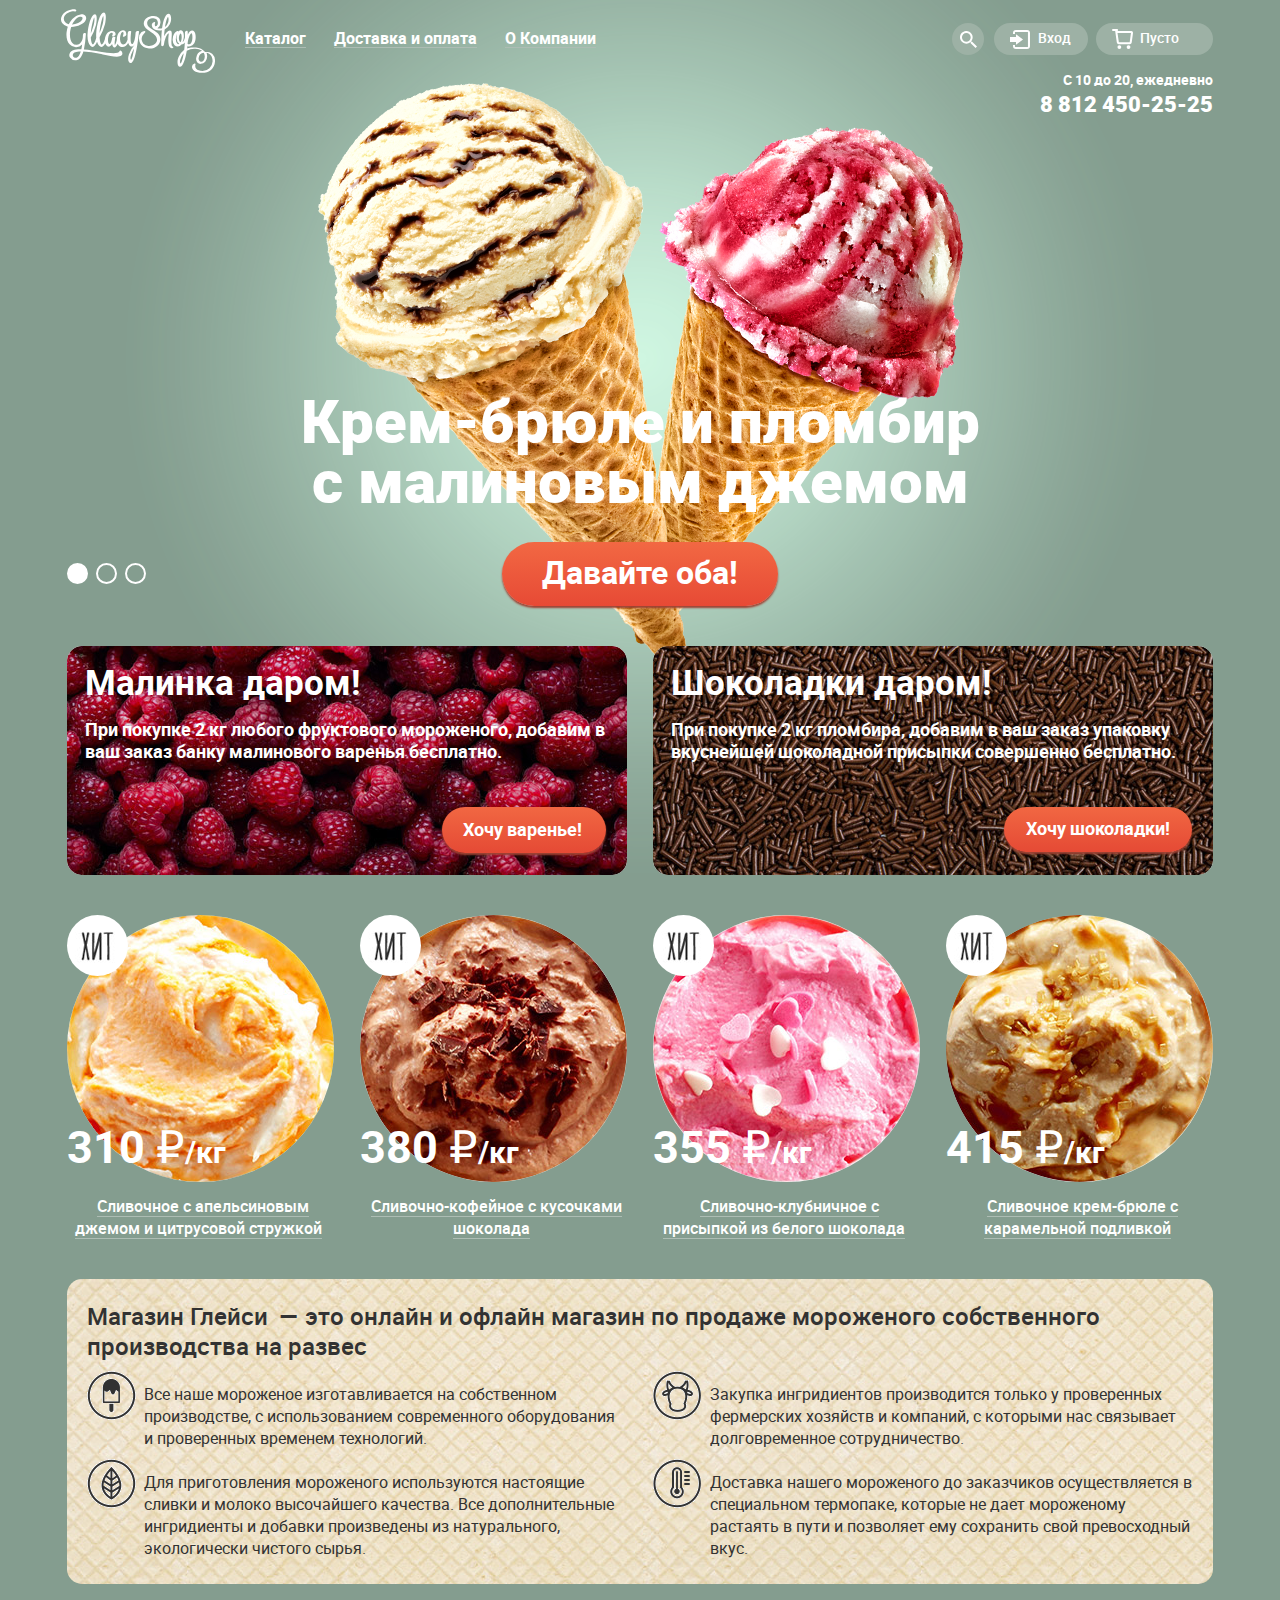
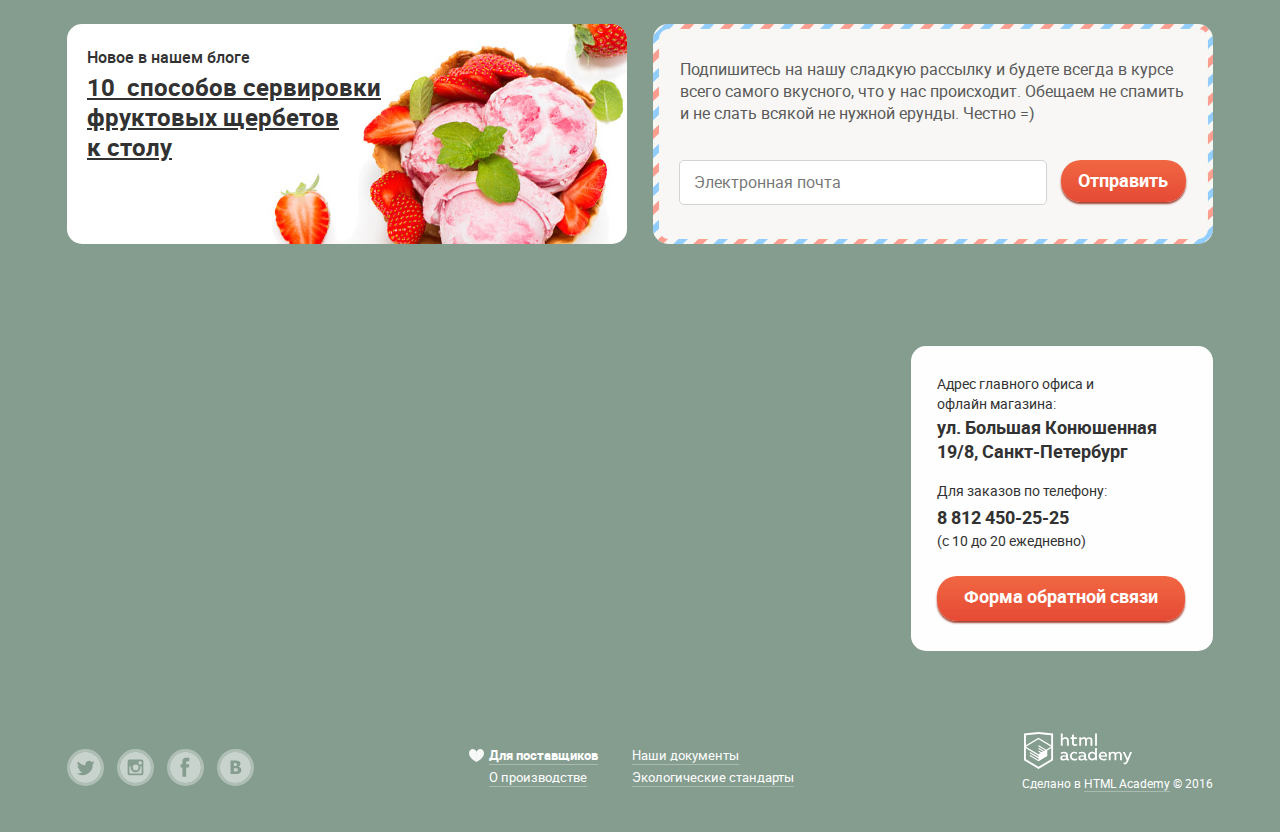
<file: index.html>
<!DOCTYPE html>
<html lang="ru">
	
	<head>	
		<meta charset="utf-8">
		<title>HTML Academy: Глейси</title>
		<link rel="stylesheet" href="css/normalize.css">
		<link rel="stylesheet" href="css/style.min.css">
	</head>
	
	<body>
		
		<input type="radio" class="slider-btn-1-class" id="slider-btn-1" name="slider-toggle" checked>
		<input type="radio" class="slider-btn-2-class" id="slider-btn-2" name="slider-toggle">
		<input type="radio" class="slider-btn-3-class" id="slider-btn-3" name="slider-toggle">
		
		<div class="body-content">
		
			<header class="main-header">
				<div class="container clearfix">

					<div class="logo-container">
						<img class="logo" src="img/main-logo.svg" alt="Логотип Gllacy Shop" width="154" height="64">
					</div>

					<nav class="main-navigation">
						<ul>
							<li class="main-navigation-catalog main-navigation-item">
								<a href="#">Каталог</a>

								<div class="sub-menu-container hide">
									<div class="sub-menu">
										<ul>
											<li>
												<a class="sub-menu-header" href="#">Новинки</a>
											</li>
											<li>
												<a href="catalog.html">Сливочное</a>
											</li>
											<li>
												<a href="#">Щербеты</a>
											</li>
											<li>
												<a href="#">Фруктовый лед</a>
											</li>
											<li>
												<a href="#">Мелорин</a>
											</li>
										</ul>
									</div>
								</div>

							</li>
							<li class="main-navigation-item">
								<a href="#">Доставка и оплата</a>
							</li>
							<li class="main-navigation-item">
								<a href="#">О Компании</a>
							</li>
						</ul>
					</nav>

					
					<div class="user-block">
						
						<div class="search-toggle user-block-item">
							
							<a href="#"></a>

							<div class="search-form-container user-block-form-container hide">
								<div class="search-form user-block-form">

									<form action="#" method="post">
										<div class="field-container">
											<input type="search" class="field-container-input" name="search" id="search-field" placeholder="Что ищем&#63;" required>
											<label class="hide" for="search-field">Что ищем&#63;</label>
										</div>
									</form>

								</div>
							</div>
							
						</div>
						
						<div class="login-toggle user-block-item">
							<a href="#">Вход</a>

							<div class="login-form-container user-block-form-container hide">
								<div class="login-form user-block-form">

									<form action="#" method="post">
										<div class="field-container">
											<input type="email" class="field-container-input" name="login-email" id="login-email-field" placeholder="Электронная почта" required>
											<label class="hide" for="login-email-field">Электронная почта</label>
										</div>
										<div class="field-container">
											<input type="password" class="field-container-input" name="password" id="password-field" placeholder="Пароль" required>
											<label class="hide" for="password-field">Пароль</label>
										</div>
										<input type="submit" value="Войти">

										<a class="recover" href="#">Забыли пароль&#63;</a>
										<a class="registration" href="#">Новая регистрация</a>
									</form>

								</div>
							</div>
							
						</div>
						
						<div class="bucket-empty-toggle user-block-item">
							<a href="#">Пусто</a>
						</div>

						<div class="header-contacts">
							<p>
								С 10 до 20, ежедневно
							</p>
							<div class="header-telephone">
									8 812 450-25-25
							</div>
						</div>
		
					</div>

				</div>

			</header>
		
			<section class="slider">
				<div class="container">

					<div class="slider-container">
						<div class="slide slide-1">
							<div class="slide-title">Крем-брюле и пломбир с малиновым джемом</div>
							<a class="slide-btn btn" href="#">Давайте оба&#033;</a>
						</div>

						<div class="slide slide-2">
							<div class="slide-title">Шоколадный пломбир и лимонный сорбет</div>
							<a class="slide-btn btn" href="#">Давайте оба&#033;</a>
						</div>

						<div class="slide slide-3">
							<div class="slide-title">Пломбир с помадкой и клубничный щербет</div>
							<a class="slide-btn btn" href="#">Давайте оба&#033;</a>
						</div>

						<div class="slider-controls">
							<label for="slider-btn-1"></label>
							<label for="slider-btn-2"></label>
							<label for="slider-btn-3"></label>
						</div>

					</div>

				</div>
			</section>
		
			<div class="main">

				<section class="stocks clearfix">
					<div class="container">

						<div class="stock raspberry">
							<h2 class="stock-title">Малинка даром&#033;</h2>
							<p>
								При покупке 2 кг любого фруктового мороженого, добавим в ваш заказ банку малинового варенья бесплатно.
							</p>
							<a class="btn" href="#">Хочу варенье&#033;</a>
						</div>

						<div class="stock chocolate">
							<h2 class="stock-title">Шоколадки даром&#033;</h2>
							<p>
								При покупке 2 кг пломбира, добавим в ваш заказ упаковку вкуснейшей шоколадной присыпки совершенно бесплатно.
							</p>
							<a class="btn" href="#">Хочу шоколадки&#033;</a>
						</div>

					</div>
				</section>

				<section class="products clearfix">
					<div class="container">

						<div class="product">

							<div class="hide-product-container hide">
								<a class="btn" href="#">Быстрый просмотр</a>
							</div>

							<div class="hit-container">
								<img class="hit-product" src="img/hit.jpg" alt="Новинка" width="61" height="61">
							</div>
							<div class="product-photo-container">
								<img class="product-photo" src="img/product/cream-orange.jpg"
										alt="Сливочное с апельсиновым джемом и цитрусовой стружкой" 
										width="267" height="267">
							</div>
							<div class="product-price">310 &#8381;<span>&#047;кг</span></div>
							<p>
								Сливочное с апельсиновым джемом и цитрусовой стружкой
							</p>



						</div>


						<div class="product">

							<div class="hide-product-container hide">
								<a class="btn" href="#">Быстрый просмотр</a>
							</div>

							<div class="hit-container">
								<img class="hit-product" src="img/hit.jpg" alt="Новинка" width="61" height="61">
							</div>
							<div class="product-photo-container">
								<img class="product-photo" src="img/product/coffee-chocolate.jpg"
										alt="Сливочно-кофейное с кусочками шоколада"
										width="267" height="267">
							</div>
							<div class="product-price">380 &#8381;<span>&#047;кг</span></div>
							<p>
								Сливочно-кофейное с кусочками шоколада
							</p>
						</div>

						<div class="product">

							<div class="hide-product-container hide">
								<a class="btn" href="#">Быстрый просмотр</a>
							</div>

							<div class="hit-container">
								<img class="hit-product" src="img/hit.jpg" alt="Новинка" width="61" height="61">
							</div>
							<div class="product-photo-container">
								<img class="product-photo" src="img/product/strawberry-chocolate.jpg"
										alt="Сливочно-клубничное с присыпкой из белого шоколада"
										width="267" height="267">
							</div>
							<div class="product-price">355 &#8381;<span>&#047;кг</span></div>
							<p>
								Сливочно-клубничное с присыпкой из белого шоколада
							</p>
						</div>

						<div class="product">

							<div class="hide-product-container hide">
								<a class="btn" href="#">Быстрый просмотр</a>
							</div>

							<div class="hit-container">
								<img class="hit-product" src="img/hit.jpg" alt="Новинка" width="61" height="61">
							</div>
							<div class="product-photo-container">
								<img class="product-photo" src="img/product/creme-brulee-caramel.jpg" 
										alt="Сливочное крем-брюле с карамельной подливкой" 
										width="267" height="267">
							</div>
							<div class="product-price">415 &#8381;<span>&#047;кг</span></div>
							<p>
								Сливочное крем-брюле с карамельной подливкой
							</p>
						</div>

					</div>
				</section>

				<section class="features">
					<div class="container">

						<div class="features-container clearfix">

							<p class="features-title">
								Магазин Глейси &nbsp;&mdash; это онлайн и офлайн магазин по продаже мороженого собственного производства на развес
							</p>

							<div class="features-left-column">
								<p class="feature feature-production">
									Все наше мороженое изготавливается на собственном производстве, с использованием современного оборудования и проверенных временем технологий.
								</p>
								<p class="feature feature-natural">
									Для приготовления мороженого используются настоящие сливки и молоко высочайшего качества. Все дополнительные ингридиенты и добавки произведены из натурального, экологически чистого сырья.
								</p>
							</div>

							<div class="features-right-column">
								<p class="feature feature-cooperation">
									Закупка ингридиентов производится только у проверенных фермерских хозяйств и компаний, с которыми нас связывает долговременное сотрудничество.
								</p>
								<p class="feature feature-termopack">
									Доставка нашего мороженого до заказчиков осуществляется в специальном термопаке, которые не дает мороженому растаять в пути и позволяет ему сохранить свой превосходный вкус.
								</p>
							</div>

						</div>

					</div>
				</section>

				<div class="advanced-options clearfix">
					<div class="container">

						<div class="blog">
							<p>
								Новое в нашем блоге<br>
							</p>
							<a href="#">
								10 &nbsp;способов сервировки
								фруктовых щербетов <br>
								к столу
							</a>
							
						</div>

						<div class="subscribe">
							<p>
								Подпишитесь на нашу сладкую рассылку и будете всегда в курсе всего самого вкусного, что у нас происходит. Обещаем не спамить и не слать всякой не нужной ерунды. Честно &#061;&#041;
							</p>
							<div class="subscribe-form">
								<form action="#" method="post">
									<div class="field-container">
										<input type="email" class="field-container-input" name="subscribe-email" id="subscribe-email-field" placeholder="Электронная почта" required>
										<label class="hide" for="subscribe-email-field">Электронная почта</label>
									</div>
									<input type="submit" value="Отправить">
								</form>
							</div>
						</div>

					</div>
				</div>

				<section class="map">
					
					<div class="contacts-container">

							<div class="map-contacts">

								<p class="contact-address">
									Адрес главного офиса и <br>
									офлайн магазина:
								</p>
								<span>
									ул. Большая Конюшенная
									19&#047;8, Санкт-Петербург
								</span>

								<p class="contact-telephone">
									Для заказов по телефону:
								</p>
								<span>
									8 812 450-25-25
								</span>
								<p class="telephone">
									&#040;с 10 до 20 ежедневно&#041;
								</p>

								<a class="btn" href="feedback-form.html">Форма обратной связи</a>

							</div>

						</div>
					
					<div class="map-container">
						
						<iframe src="https://www.google.com/maps/embed?pb=!1m18!1m12!1m3!1d1998.5989424123607!2d30.32089461558455!3d59.93879686904853!2m3!1f0!2f0!3f0!3m2!1i1024!2i768!4f13.1!3m3!1m2!1s0x4696310fca5ba729%3A0xea9c53d4493c879f!2z0JHQvtC70YzRiNCw0Y8g0JrQvtC90Y7RiNC10L3QvdCw0Y8g0YPQuy4sIDE5LCDQodCw0L3QutGCLdCf0LXRgtC10YDQsdGD0YDQsywgMTkxMTg2!5e0!3m2!1sru!2sru!4v1462816448615" allowfullscreen></iframe>
						
					</div>

				</section>
			</div>

			<footer class="main-footer clearfix">
				<div class="container">

					<div class="footer-social">
						<a class="social-btn social-btn-tw" href="#">Твитер</a>
						<a class="social-btn social-btn-inst" href="#">Инстаграм</a>
						<a class="social-btn social-btn-fb" href="#">Фейсбук</a>
						<a class="social-btn social-btn-vk" href="#">Вконтакте</a>
					</div>

					<div class="footer-menu">
						<ul>
							<li class="for-providers"><a href="#">Для поставщиков</a></li>
							<li><a href="#">Наши документы</a></li>
							<li><a href="#">О производстве</a></li>
							<li><a href="#">Экологические стандарты</a></li>
						</ul>
					</div>

					<div class="copyright">
						<img src="img/copyright-logo.svg" alt="html academy" width="108" height="37">
						<p>
							Сделано в <a href="https://htmlacademy.ru/">HTML Academy</a> &copy; 2016
						</p>
					</div>

				</div>
			</footer>

			<div class="feedback-form hide">

				<span>
					Мы обязательно вам ответим&#033;
				</span>
				<form action="#" method="post">
					<div class="field-container">
						<input type="text" class="field-container-input" name="name" id="name-field" placeholder="Как вас зовут&#63;" required>
						<label class="hide" for="name-field">Как вас зовут&#63;</label>
					</div>
					<div class="field-container">
						<input type="email" class="field-container-input" name="feedback-email" id="feedback-email-field" placeholder="Ваша почта для ответа&#63;" required>
						<label class="hide" for="feedback-email-field">Ваша почта для ответа&#63;</label>
					</div>
					<div class="field-container">
						<textarea class="field-container-input" name="feedback-text" id="feedback-text-field" rows="5" placeholder="Напишите что-нибудь&hellip;" required></textarea>
						<label class="hide" for="feedback-text-field">Напишите что-нибудь&hellip;</label>
					</div>
					<input type="submit" value="Отправить">
				</form>

				<button class="close-feedback-form">Закрыть</button>

			</div>
			<div class="modal-overlay hide"></div>
		
		</div>

		<script src="js/script.min.js"></script>

	</body>
	
</html>
</file>
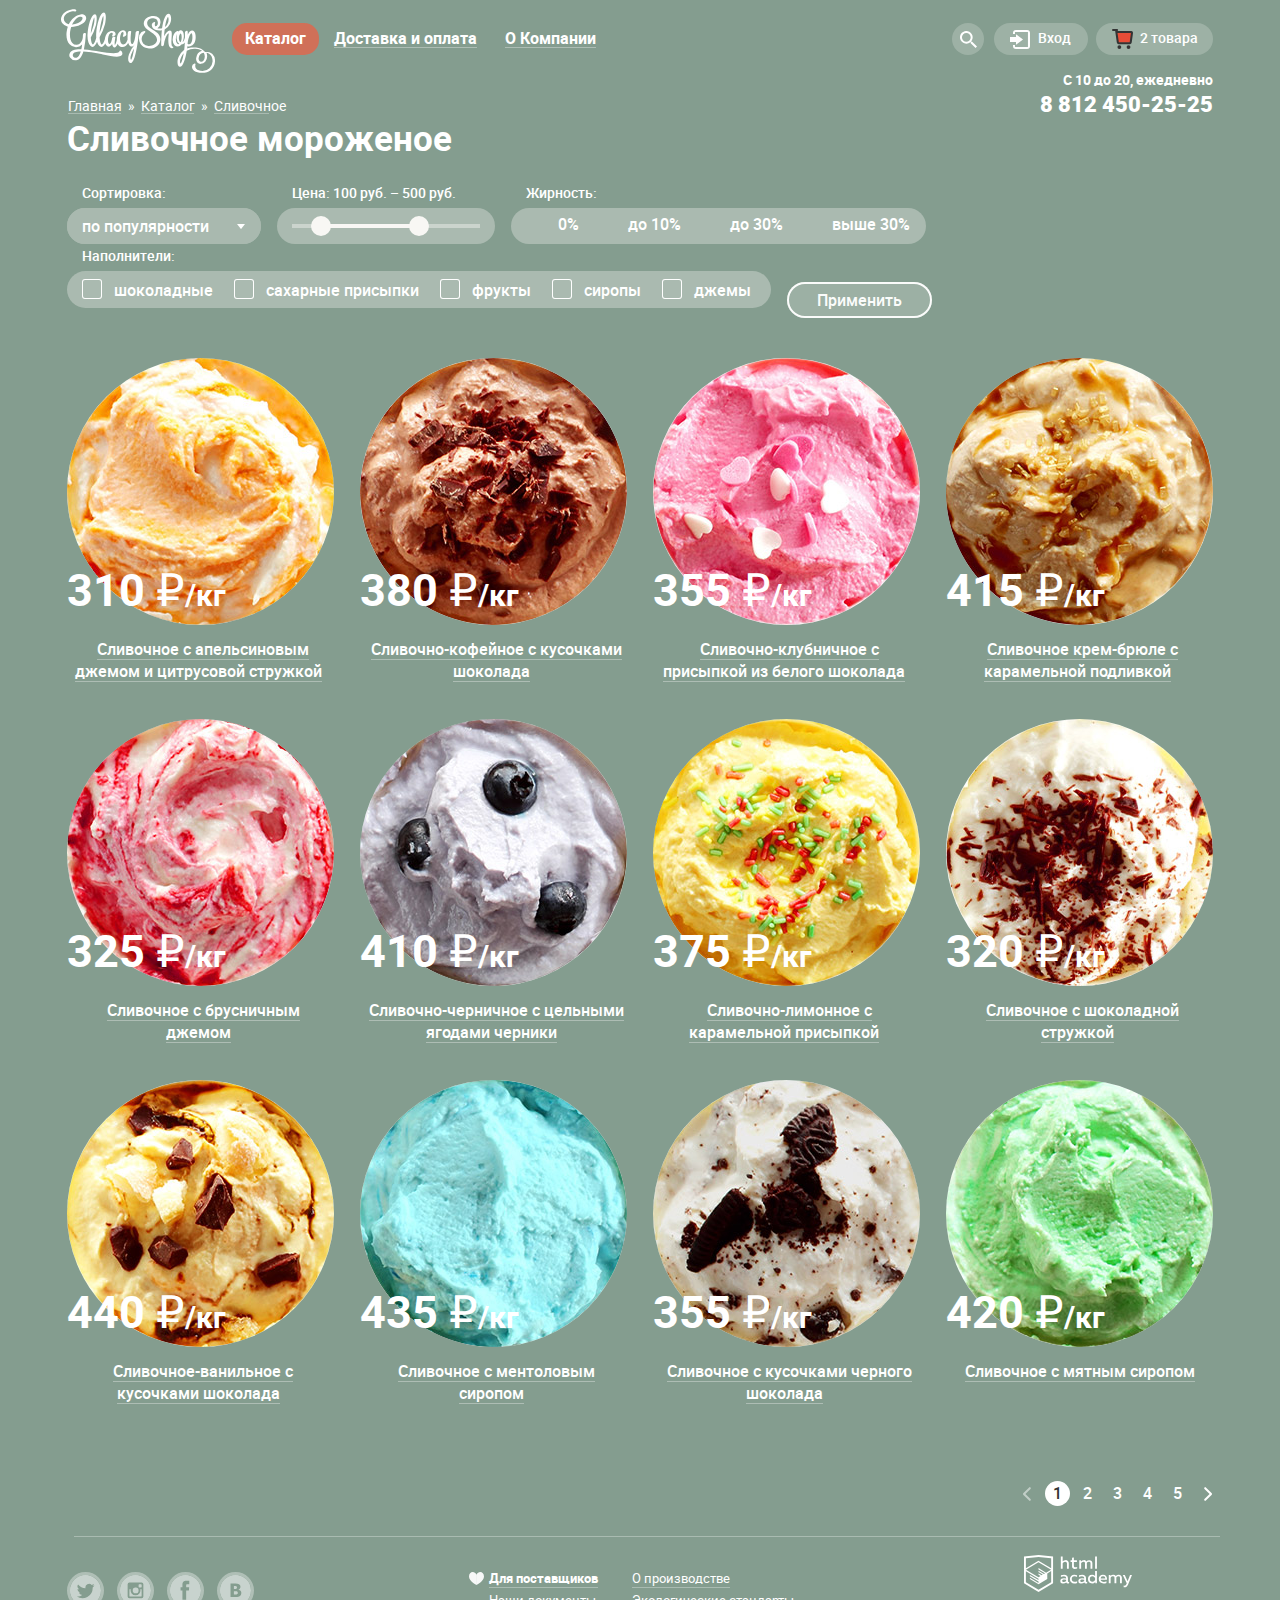
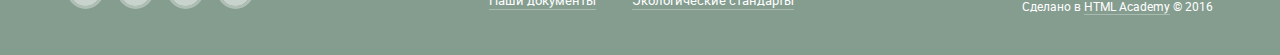
<file: catalog-creamy.html>
<!DOCTYPE html>
<html lang="ru">
	
	<head>	
		<meta charset="utf-8">
		<title>HTML Academy: Глейси-каталог-сливочное</title>
		<link rel="stylesheet" href="css/normalize.css">
		<link rel="stylesheet" href="css/style.css">
	</head>
	
	<body>
		
		<header class="main-header">
			<div class="container clearfix">
			
				<div class="logo-container">
					<a href="index.html">
						<img class="logo" src="img/main-logo.svg" alt="Логотип Gllacy Shop" width="154" height="64">
					</a>
				</div>
				
				<nav class="main-navigation">
					<ul>
						<li class="main-navigation-catalog main-navigation-item">
							<a class="active">Каталог</a>
							
							<div class="sub-menu-container hide">
								<div class="sub-menu">
									<ul>
										<li>
											<a class="sub-menu-header" href="#">Новинки</a>
										</li>
										<li>
											<a class="active">Сливочное</a>
										</li>
										<li>
											<a href="#">Щербеты</a>
										</li>
										<li>
											<a href="#">Фруктовый лед</a>
										</li>
										<li>
											<a href="#">Мелорин</a>
										</li>
									</ul>
								</div>
							</div>
							
						</li>
						<li class="main-navigation-item">
							<a href="#">Доставка и оплата</a>
						</li>
						<li class="main-navigation-item">
							<a href="#">О Компании</a>
						</li>
					</ul>
				</nav>
			
				<div class="user-block">

					<div class="search-toggle user-block-item">
							
						<a href="#"></a>

						<div class="search-form-container user-block-form-container hide">
							<div class="search-form user-block-form">

								<form action="#" method="post">
									<div class="field-container">
										<input type="search" name="search" id="search-field" placeholder="Что ищем&#63;" required>
										<label class="hide" for="search-field">Что ищем&#63;</label>
									</div>
								</form>

							</div>
						</div>
							
					</div>
						
					<div class="login-toggle user-block-item">
						<a href="#">Вход</a>

						<div class="login-form-container user-block-form-container hide">
							<div class="login-form user-block-form">

								<form action="#" method="post">
									<div class="field-container">
										<input type="email" name="login-email" id="login-email-field" placeholder="Электронная почта" required>
										<label class="hide" for="login-email-field">Электронная почта</label>
									</div>
									<div class="field-container">
										<input type="password" name="password" id="password-field" placeholder="Пароль" required>
										<label class="hide" for="password-field">Пароль</label>
									</div>
									<input type="submit" value="Войти">

									<a class="recover" href="#">Забыли пароль&#63;</a>
									<a class="registration" href="#">Новая регистрация</a>
								</form>

							</div>
						</div>
							
					</div>
					
					
					<div class="bucket-full-toggle user-block-item">
						<a href="#">2 товара</a>
					
						<div class="bucket-form-container user-block-form-container hide">
							<div class="bucket-form user-block-form clearfix">
					
								<form action="#" method="post">
									<table>

										<tr>
											<td class="cell-1">
												<button class="delete-from-bucket"></button>
											</td>
											<td class="cell-2">
												<div class="bucket-product-photo-container">
													<img class="bucket-product-photo" src="img/product/cream-orange.jpg"
															alt="Сливочное с апельсиновым джемом и цитрусовой стружкой" 
															width="33" height="33">
												</div>
											</td>
											<td class="cell-3">
												<div>Пломбир с апельсиновым джемом</div>
											</td>
											<td class="cell-4">
												<div>1,5 кг х <span class="price-per-kg">200 руб.</span></div>
											</td>
											<td class="cell-5">
												<div>300 руб.</div>
											</td>
										</tr>

										<tr>
											<td class="cell-1">
												<button class="delete-from-bucket"></button>
											</td>
											<td class="cell-2">
												<div class="bucket-product-photo-container">
													<img class="bucket-product-photo" src="img/product/strawberry-chocolate.jpg"
															alt="Клубничный пломбир с присыпкой из белого шоколада" 
															width="33" height="33">
												</div>
											</td>
											<td class="cell-3">
												<div>
													Клубничный пломбир с присыпкой из белого шоколада
												</div>
											</td>
											<td class="cell-4">
												<div>1,5 кг х <span class="price-per-kg">300 руб.</span></div>
											</td>
											<td class="cell-5">
												<div>450 руб.</div>
											</td>
										</tr>

									</table>

									<div class="total">Итого&#58; 750 руб.</div>

									<input type="submit" value="Оформить заказ">
								</form>
							</div>
						</div>
					</div>
					
					<div class="header-contacts">
						<p>
							С 10 до 20, ежедневно
						</p>
						<div class="header-telephone">
								8 812 450-25-25
						</div>
					</div>
					
				</div>
				
			</div>
			
		</header>
		
		<div class="main container">
		
			<div class="breadcrumbs">
					<ul>
						<li><a href="index.html">Главная</a></li>
						<li><a href="#">Каталог</a></li>
						<li><a>Сливочное</a></li>
					</ul>
				</div>
			
			<h1>Сливочное мороженое</h1>
			
			<form class="filters" action="#" method="post">
			
				<div class="filter-container">
					<label for="sort">Сортировка:</label>
					<div class="filter popularity-filter">
						<select name="sort" id="sort">
							<option value="popularity" selected>по популярности</option>
							<option value="cheap">сначала недорогие</option>
							<option value="expensive">сначала дорогие</option>
							<option value="fat">по жирности</option>
						</select>
					</div>
				</div>

				<div class="filter-container">
					<span>Цена: 100 руб. &ndash; 500 руб.</span>
					<div class="filter price-filter">
							<div class="scale">
								<div class="bar"></div>
							</div>
							<div class="toggle toggle-min"></div>
							<div class="toggle toggle-max"></div>
					</div>
				</div>
				
				<div class="filter-container">
					<span>Жирность:</span>
					<div class="filter fat-filter">

						<input type="radio" id="fat-0" name="fat" value="0">
						<label for="fat-0">
							<span class="radio-indicator"></span>
							0%
						</label>

						<input type="radio" id="fat-up-to-10" name="fat" value="<10" checked>
						<label for="fat-up-to-10">
							<span class="radio-indicator"></span>
							до 10%
						</label>

						<input type="radio" id="fat-up-to-30" name="fat" value="<30">
						<label for="fat-up-to-30">
							<span class="radio-indicator"></span>
							до 30%
						</label>

						<input type="radio" id="fat-above-30" name="fat" value=">30">
						<label for="fat-above-30">
							<span class="radio-indicator"></span>
							выше 30%
						</label>
					</div>
				</div>
				
				<div class="filter-container">
				<span>Наполнители:</span>
					<div class="filter fill-filter">

						<input type="checkbox" id="filler-chocolate" name="filler"
									value="chocolate" checked>
						<label for="filler-chocolate">
							<span class="checkbox-indicator"></span>
							шоколадные
						</label>

						<input type="checkbox" id="filler-sugar" name="filler"
									value="sugar" checked>
						<label for="filler-sugar">
							<span class="checkbox-indicator"></span>
							сахарные присыпки
						</label>

						<input type="checkbox" id="filler-fruit" name="filler"
									value="fruit">
						<label for="filler-fruit">
							<span class="checkbox-indicator"></span>
							фрукты
						</label>

						<input type="checkbox" id="filler-syrup" name="filler" 
									value="syrup">
						<label for="filler-syrup">
							<span class="checkbox-indicator"></span>
							сиропы
						</label>

						<input type="checkbox" id="filler-jam" name="filler" 
									value="jam">
						<label for="filler-jam">
							<span class="checkbox-indicator"></span>
							джемы
						</label>
					</div>
				</div>
				
				<div class="filter-container">
					<div class="filter">
						<input class="filter-submit" type="submit" value="Применить">
					</div>
				</div>
				
			</form>
			
			<section class="products clearfix">
			
				<ul>
					<li class="product">
						
						<div class="hide-product-container hide">
							<a class="btn" href="#">Быстрый просмотр</a>
						</div>
						
						<div class="product-photo-container">
							<img class="product-photo" src="img/product/cream-orange.jpg"
									alt="Сливочное с апельсиновым джемом и цитрусовой стружкой" 
									width="267" height="267">
						</div>
						<div class="product-price">310 &#8381;<span>&#047;кг</span></div>
						<p>
							Сливочное с апельсиновым джемом и цитрусовой стружкой
						</p>
					</li>
					
					<li class="product">
						
						<div class="hide-product-container hide">
							<a class="btn" href="#">Быстрый просмотр</a>
						</div>
						
						<div class="product-photo-container">
							<img class="product-photo" src="img/product/coffee-chocolate.jpg"
									alt="Сливочно-кофейное с кусочками шоколада"
									width="267" height="267">
						</div>
						<div class="product-price">380 &#8381;<span>&#047;кг</span></div>
						<p>
							Сливочно-кофейное с кусочками шоколада
						</p>
					</li>
					
					<li class="product">
						
						<div class="hide-product-container hide">
							<a class="btn" href="#">Быстрый просмотр</a>
						</div>
						
						<div class="product-photo-container">
							<img class="product-photo" src="img/product/strawberry-chocolate.jpg"
									alt="Сливочно-клубничное с присыпкой из белого шоколада"
									width="267" height="267">
						</div>
						<div class="product-price">355 &#8381;<span>&#047;кг</span></div>
						<p>
							Сливочно-клубничное с присыпкой из белого шоколада
						</p>
					</li>
					
					<li class="product">
						
						<div class="hide-product-container hide">
							<a class="btn" href="#">Быстрый просмотр</a>
						</div>
						
						<div class="product-photo-container">
							<img class="product-photo" src="img/product/creme-brulee-caramel.jpg" 
									alt="Сливочное крем-брюле с карамельной подливкой" 
									width="267" height="267">
						</div>
						<div class="product-price">415 &#8381;<span>&#047;кг</span></div>
						<p>
							Сливочное крем-брюле с карамельной подливкой
						</p>
					</li>
					
					<li class="product">
						
						<div class="hide-product-container hide">
							<a class="btn" href="#">Быстрый просмотр</a>
						</div>
						
						<div class="product-photo-container">
							<img class="product-photo" src="img/product/cowberry-jam.jpg"
									alt="Сливочное с брусничным джемом"
									width="267" height="267">
						</div>
						<div class="product-price">325 &#8381;<span>&#047;кг</span></div>
						<p>
							Сливочное с брусничным джемом
						</p>
					</li>
					
					<li class="product">
						
						<div class="hide-product-container hide">
							<a class="btn" href="#">Быстрый просмотр</a>
						</div>
						
						<div class="product-photo-container">
							<img class="product-photo" src="img/product/bilberry.jpg"
									alt="Сливочно-черничное с цельными ягодами черники"
									width="267" height="267">
						</div>
						<div class="product-price">410 &#8381;<span>&#047;кг</span></div>
						<p>
							Сливочно-черничное с цельными ягодами черники
						</p>
					</li>
					
					<li class="product">
						
						<div class="hide-product-container hide">
							<a class="btn" href="#">Быстрый просмотр</a>
						</div>
						
						<div class="product-photo-container">
							<img class="product-photo" src="img/product/limon-caramel.jpg"
									alt="Сливочно-лимонное с карамельной присыпкой"
									width="267" height="267">
						</div>
						<div class="product-price">375 &#8381;<span>&#047;кг</span></div>
						<p>
							Сливочно-лимонное с карамельной присыпкой
						</p>
					</li>
					
					<li class="product">
						
						<div class="hide-product-container hide">
							<a class="btn" href="#">Быстрый просмотр</a>
						</div>
						
						<div class="product-photo-container">
							<img class="product-photo" src="img/product/chocolate-shavings.jpg"
									alt="Сливочное с шоколадной стружкой" 
									width="267" height="267">
						</div>
						<div class="product-price">320 &#8381;<span>&#047;кг</span></div>
						<p>
							Сливочное с шоколадной стружкой
						</p>
					</li>
					
					<li class="product">
						
						<div class="hide-product-container hide">
							<a class="btn" href="#">Быстрый просмотр</a>
						</div>
						
						<div class="product-photo-container">
							<img class="product-photo" src="img/product/vanilla-chocolate.jpg"
									alt="Сливочное-ванильное с кусочками шоколада"
									width="267" height="267">
						</div>
						<div class="product-price">440 &#8381;<span>&#047;кг</span></div>
						<p>
							Сливочное-ванильное с кусочками шоколада
						</p>
					</li>
					
					<li class="product">
						
						<div class="hide-product-container hide">
							<a class="btn" href="#">Быстрый просмотр</a>
						</div>
						
						<div class="product-photo-container">
							<img class="product-photo" src="img/product/menthol-syrop.jpg"
									alt="Сливочное с ментоловым сиропом"
									width="267" height="267">
						</div>
						<div class="product-price">435 &#8381;<span>&#047;кг</span></div>
						<p>
							Сливочное с ментоловым сиропом
						</p>
					</li>
					
					<li class="product">
						
						<div class="hide-product-container hide">
							<a class="btn" href="#">Быстрый просмотр</a>
						</div>
						
						<div class="product-photo-container">
							<img class="product-photo" src="img/product/black-chocolate.jpg"
									alt="Сливочное с кусочками черного шоколада"
									width="267" height="267">
						</div>
						<div class="product-price">355 &#8381;<span>&#047;кг</span></div>
						<p>
							Сливочное с кусочками черного шоколада
						</p>
					</li>
					
					<li class="product">
						
						<div class="hide-product-container hide">
							<a class="btn" href="#">Быстрый просмотр</a>
						</div>
						
						<div class="product-photo-container">
						<img class="product-photo" src="img/product/mint-syrop.jpg"
								alt="Сливочное с мятным сиропом"
								width="267" height="267">
						</div>
						<div class="product-price">420 &#8381;<span>&#047;кг</span></div>
						<p>
							Сливочное с мятным сиропом
						</p>
					</li>
					
				</ul>
				
			</section>
			
			<div class="paginator">
				<a class="prev disabled" href="#">предыдущая</a>
				<a class="current" href="#">1</a>
				<a href="#">2</a>
				<a href="#">3</a>
				<a href="#">4</a>
				<a href="#">5</a>
				<a class="next" href="#">следущая</a>
			</div>
			
		</div>
		
		<footer class="main-footer">
			<div class="container">
			
				<div class="footer-social">
					<a class="social-btn social-btn-tw" href="#">Твитер</a>
					<a class="social-btn social-btn-inst" href="#">Инстаграм</a>
					<a class="social-btn social-btn-fb" href="#">Фейсбук</a>
					<a class="social-btn social-btn-vk" href="#">Вконтакте</a>
				</div>
				
				<div class="footer-menu">
					<ul>
						<li class="for-providers"><a href="#">Для поставщиков</a></li>
						<li><a href="#">О производстве</a></li>
						<li><a href="#">Наши документы</a></li>
						<li><a href="#">Экологические стандарты</a></li>
					</ul>
				</div>
				
				<div class="copyright">
					<img src="img/copyright-logo.svg" alt="html academy" width="108" height="37">
					<p>
						Сделано в <a href="https://htmlacademy.ru/">HTML Academy</a> &copy; 2016
					</p>
				</div>
				
			</div>
		</footer>
	
		<script src="js/script.js"></script>
	
	</body>
	
</html>
</file>
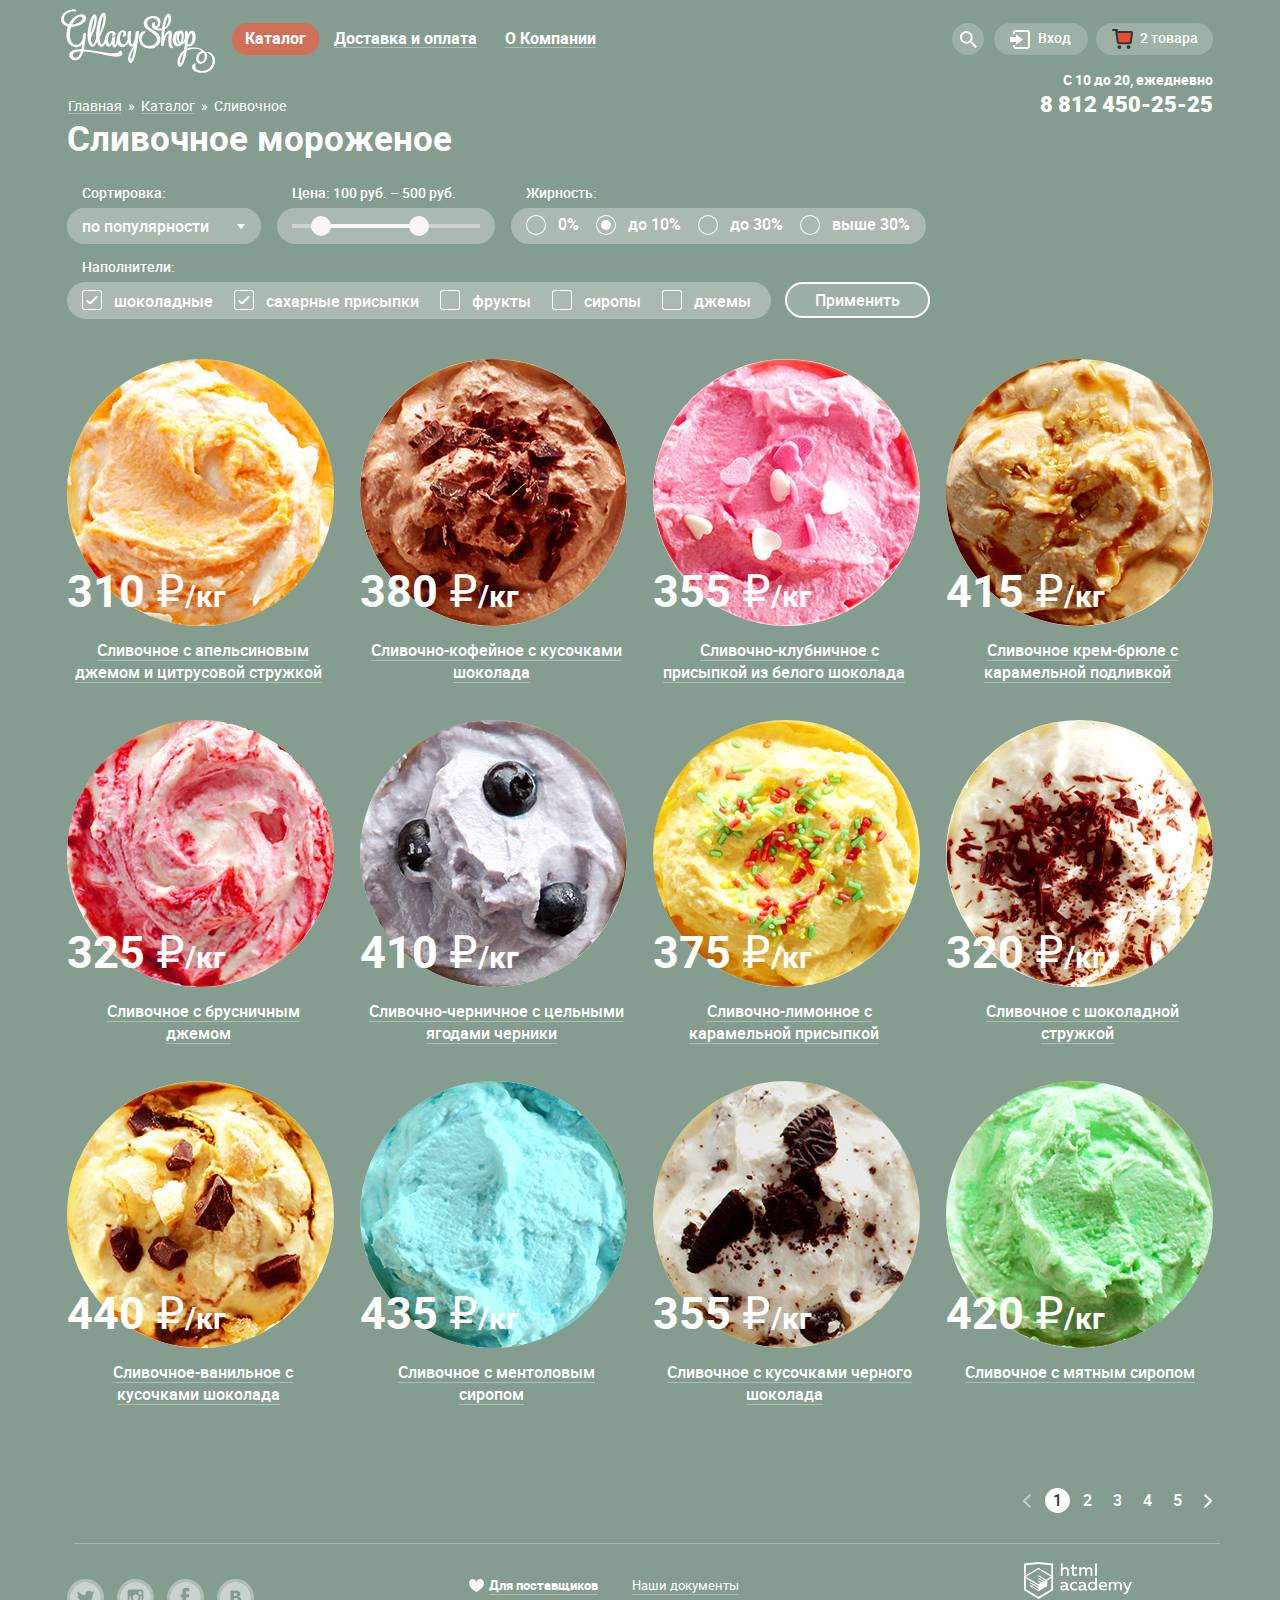
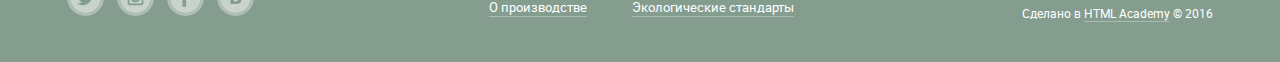
<file: catalog.html>
<!DOCTYPE html>
<html lang="ru">
	
	<head>	
		<meta charset="utf-8">
		<title>HTML Academy: Глейси-каталог-сливочное</title>
		<link rel="stylesheet" href="css/normalize.css">
		<link rel="stylesheet" href="css/style.min.css">
	</head>
	
	<body>
		
		<header class="main-header">
			<div class="container clearfix">
			
				<div class="logo-container">
					<a href="index.html">
						<img class="logo" src="img/main-logo.svg" alt="Логотип Gllacy Shop" width="154" height="64">
					</a>
				</div>
				
				<nav class="main-navigation">
					<ul>
						<li class="main-navigation-catalog main-navigation-item">
							<a class="active">Каталог</a>
							
							<div class="sub-menu-container hide">
								<div class="sub-menu">
									<ul>
										<li>
											<a class="sub-menu-header" href="#">Новинки</a>
										</li>
										<li>
											<a class="active">Сливочное</a>
										</li>
										<li>
											<a href="#">Щербеты</a>
										</li>
										<li>
											<a href="#">Фруктовый лед</a>
										</li>
										<li>
											<a href="#">Мелорин</a>
										</li>
									</ul>
								</div>
							</div>
							
						</li>
						<li class="main-navigation-item">
							<a href="#">Доставка и оплата</a>
						</li>
						<li class="main-navigation-item">
							<a href="#">О Компании</a>
						</li>
					</ul>
				</nav>
			
				<div class="user-block">

					<div class="search-toggle user-block-item">
							
						<a href="#"></a>

						<div class="search-form-container user-block-form-container hide">
							<div class="search-form user-block-form">

								<form action="#" method="post">
									<div class="field-container">
										<input type="search" class="field-container-input" name="search" id="search-field" placeholder="Что ищем&#63;" required>
										<label class="hide" for="search-field">Что ищем&#63;</label>
									</div>
								</form>

							</div>
						</div>
							
					</div>
						
					<div class="login-toggle user-block-item">
						<a href="#">Вход</a>

						<div class="login-form-container user-block-form-container hide">
							<div class="login-form user-block-form">

								<form action="#" method="post">
									<div class="field-container">
										<input type="email" class="field-container-input" name="login-email" id="login-email-field" placeholder="Электронная почта" required>
										<label class="hide" for="login-email-field">Электронная почта</label>
									</div>
									<div class="field-container">
										<input type="password" class="field-container-input" name="password" id="password-field" placeholder="Пароль" required>
										<label class="hide" for="password-field">Пароль</label>
									</div>
									<input type="submit" value="Войти">

									<a class="recover" href="#">Забыли пароль&#63;</a>
									<a class="registration" href="#">Новая регистрация</a>
								</form>

							</div>
						</div>
							
					</div>
					
					
					<div class="bucket-full-toggle user-block-item">
						<a href="#">2 товара</a>
					
						<div class="bucket-form-container user-block-form-container hide">
							<div class="bucket-form user-block-form clearfix">
					
								<form action="#" method="post">
									<table>

										<tr>
											<td class="cell-1">
												<button class="delete-from-bucket"></button>
											</td>
											<td class="cell-2">
												<div class="bucket-product-photo-container">
													<img class="bucket-product-photo" src="img/product/cream-orange.jpg"
															alt="Сливочное с апельсиновым джемом и цитрусовой стружкой" 
															width="33" height="33">
												</div>
											</td>
											<td class="cell-3">
												<div>Пломбир с апельсиновым джемом</div>
											</td>
											<td class="cell-4">
												<div>1,5 кг х <span class="price-per-kg">200 руб.</span></div>
											</td>
											<td class="cell-5">
												<div>300 руб.</div>
											</td>
										</tr>

										<tr>
											<td class="cell-1">
												<button class="delete-from-bucket"></button>
											</td>
											<td class="cell-2">
												<div class="bucket-product-photo-container">
													<img class="bucket-product-photo" src="img/product/strawberry-chocolate.jpg"
															alt="Клубничный пломбир с присыпкой из белого шоколада" 
															width="33" height="33">
												</div>
											</td>
											<td class="cell-3">
												<div>
													Клубничный пломбир с присыпкой из белого шоколада
												</div>
											</td>
											<td class="cell-4">
												<div>1,5 кг х <span class="price-per-kg">300 руб.</span></div>
											</td>
											<td class="cell-5">
												<div>450 руб.</div>
											</td>
										</tr>

									</table>

									<div class="total">Итого&#58; 750 руб.</div>

									<input type="submit" value="Оформить заказ">
								</form>
							</div>
						</div>
					</div>
					
					<div class="header-contacts">
						<p>
							С 10 до 20, ежедневно
						</p>
						<div class="header-telephone">
								8 812 450-25-25
						</div>
					</div>
					
				</div>
				
			</div>
			
		</header>
		
		<div class="main container">
		
			<div class="breadcrumbs">
					<ul>
						<li class="breadcrumbs-item"><a href="index.html">Главная</a></li>
						<li class="breadcrumbs-item"><a href="#">Каталог</a></li>
						<li class="breadcrumbs-item"><span>Сливочное</span></li>
					</ul>
				</div>
			
			<h1>Сливочное мороженое</h1>
			
			<form class="filters" action="#" method="post">
			
				<div class="filter-container">
					<label for="sort">Сортировка:</label>
					<div class="filter popularity-filter">
						<select class="filter-select" name="sort" id="sort">
							<option value="popularity" selected>по популярности</option>
							<option value="cheap">сначала недорогие</option>
							<option value="expensive">сначала дорогие</option>
							<option value="fat">по жирности</option>
						</select>
					</div>
				</div>

				<div class="filter-container">
					<span>Цена: 100 руб. &ndash; 500 руб.</span>
					<div class="filter price-filter">
							<div class="scale">
								<div class="bar"></div>
							</div>
							<div class="toggle toggle-min"></div>
							<div class="toggle toggle-max"></div>
					</div>
				</div>
				
				<div class="filter-container">
					<span>Жирность:</span>
					<div class="filter fat-filter">

						<input type="radio" class="fat-input" id="fat-0" name="fat" value="0">
						<label class="fat-label" for="fat-0">
							<span class="radio-indicator"></span>
							0%
						</label>

						<input type="radio" class="fat-input" id="fat-up-to-10" name="fat" value="<10" checked>
						<label class="fat-label" for="fat-up-to-10">
							<span class="radio-indicator"></span>
							до 10%
						</label>

						<input type="radio" class="fat-input" id="fat-up-to-30" name="fat" value="<30">
						<label class="fat-label" for="fat-up-to-30">
							<span class="radio-indicator"></span>
							до 30%
						</label>

						<input type="radio" class="fat-input" id="fat-above-30" name="fat" value=">30">
						<label class="fat-label" for="fat-above-30">
							<span class="radio-indicator"></span>
							выше 30%
						</label>
					</div>
				</div>
				
				<div class="filter-container fill-filter-container">
				<span>Наполнители:</span>
					<div class="filter fill-filter">

						<input type="checkbox" class="filler-input" id="filler-chocolate" name="filler"
									value="chocolate" checked>
						<label class="filler-label" for="filler-chocolate">
							<span class="checkbox-indicator"></span>
							шоколадные
						</label>

						<input type="checkbox" class="filler-input" id="filler-sugar" name="filler"
									value="sugar" checked>
						<label class="filler-label" for="filler-sugar">
							<span class="checkbox-indicator"></span>
							сахарные присыпки
						</label>

						<input type="checkbox" class="filler-input" id="filler-fruit" name="filler"
									value="fruit">
						<label class="filler-label" for="filler-fruit">
							<span class="checkbox-indicator"></span>
							фрукты
						</label>

						<input type="checkbox" class="filler-input" id="filler-syrup" name="filler" 
									value="syrup">
						<label class="filler-label" for="filler-syrup">
							<span class="checkbox-indicator"></span>
							сиропы
						</label>

						<input type="checkbox" class="filler-input" id="filler-jam" name="filler" 
									value="jam">
						<label class="filler-label" for="filler-jam">
							<span class="checkbox-indicator"></span>
							джемы
						</label>
					</div>
				</div>
				
				<div class="filter-container">
					<div class="filter">
						<input class="filter-submit" type="submit" value="Применить">
					</div>
				</div>
				
			</form>
			
			<section class="products catalog-products clearfix">
			
				<ul>
					<li class="product">
						
						<div class="hide-product-container hide">
							<a class="btn" href="#">Быстрый просмотр</a>
						</div>
						
						<div class="product-photo-container">
							<img class="product-photo" src="img/product/cream-orange.jpg"
									alt="Сливочное с апельсиновым джемом и цитрусовой стружкой" 
									width="267" height="267">
						</div>
						<div class="product-price">310 &#8381;<span>&#047;кг</span></div>
						<p>
							Сливочное с апельсиновым джемом и цитрусовой стружкой
						</p>
					</li>
					
					<li class="product">
						
						<div class="hide-product-container hide">
							<a class="btn" href="#">Быстрый просмотр</a>
						</div>
						
						<div class="product-photo-container">
							<img class="product-photo" src="img/product/coffee-chocolate.jpg"
									alt="Сливочно-кофейное с кусочками шоколада"
									width="267" height="267">
						</div>
						<div class="product-price">380 &#8381;<span>&#047;кг</span></div>
						<p>
							Сливочно-кофейное с кусочками шоколада
						</p>
					</li>
					
					<li class="product">
						
						<div class="hide-product-container hide">
							<a class="btn" href="#">Быстрый просмотр</a>
						</div>
						
						<div class="product-photo-container">
							<img class="product-photo" src="img/product/strawberry-chocolate.jpg"
									alt="Сливочно-клубничное с присыпкой из белого шоколада"
									width="267" height="267">
						</div>
						<div class="product-price">355 &#8381;<span>&#047;кг</span></div>
						<p>
							Сливочно-клубничное с присыпкой из белого шоколада
						</p>
					</li>
					
					<li class="product">
						
						<div class="hide-product-container hide">
							<a class="btn" href="#">Быстрый просмотр</a>
						</div>
						
						<div class="product-photo-container">
							<img class="product-photo" src="img/product/creme-brulee-caramel.jpg" 
									alt="Сливочное крем-брюле с карамельной подливкой" 
									width="267" height="267">
						</div>
						<div class="product-price">415 &#8381;<span>&#047;кг</span></div>
						<p>
							Сливочное крем-брюле с карамельной подливкой
						</p>
					</li>
					
					<li class="product">
						
						<div class="hide-product-container hide">
							<a class="btn" href="#">Быстрый просмотр</a>
						</div>
						
						<div class="product-photo-container">
							<img class="product-photo" src="img/product/cowberry-jam.jpg"
									alt="Сливочное с брусничным джемом"
									width="267" height="267">
						</div>
						<div class="product-price">325 &#8381;<span>&#047;кг</span></div>
						<p>
							Сливочное с брусничным джемом
						</p>
					</li>
					
					<li class="product">
						
						<div class="hide-product-container hide">
							<a class="btn" href="#">Быстрый просмотр</a>
						</div>
						
						<div class="product-photo-container">
							<img class="product-photo" src="img/product/bilberry.jpg"
									alt="Сливочно-черничное с цельными ягодами черники"
									width="267" height="267">
						</div>
						<div class="product-price">410 &#8381;<span>&#047;кг</span></div>
						<p>
							Сливочно-черничное с цельными ягодами черники
						</p>
					</li>
					
					<li class="product">
						
						<div class="hide-product-container hide">
							<a class="btn" href="#">Быстрый просмотр</a>
						</div>
						
						<div class="product-photo-container">
							<img class="product-photo" src="img/product/limon-caramel.jpg"
									alt="Сливочно-лимонное с карамельной присыпкой"
									width="267" height="267">
						</div>
						<div class="product-price">375 &#8381;<span>&#047;кг</span></div>
						<p>
							Сливочно-лимонное с карамельной присыпкой
						</p>
					</li>
					
					<li class="product">
						
						<div class="hide-product-container hide">
							<a class="btn" href="#">Быстрый просмотр</a>
						</div>
						
						<div class="product-photo-container">
							<img class="product-photo" src="img/product/chocolate-shavings.jpg"
									alt="Сливочное с шоколадной стружкой" 
									width="267" height="267">
						</div>
						<div class="product-price">320 &#8381;<span>&#047;кг</span></div>
						<p>
							Сливочное с шоколадной стружкой
						</p>
					</li>
					
					<li class="product">
						
						<div class="hide-product-container hide">
							<a class="btn" href="#">Быстрый просмотр</a>
						</div>
						
						<div class="product-photo-container">
							<img class="product-photo" src="img/product/vanilla-chocolate.jpg"
									alt="Сливочное-ванильное с кусочками шоколада"
									width="267" height="267">
						</div>
						<div class="product-price">440 &#8381;<span>&#047;кг</span></div>
						<p>
							Сливочное-ванильное с кусочками шоколада
						</p>
					</li>
					
					<li class="product">
						
						<div class="hide-product-container hide">
							<a class="btn" href="#">Быстрый просмотр</a>
						</div>
						
						<div class="product-photo-container">
							<img class="product-photo" src="img/product/menthol-syrop.jpg"
									alt="Сливочное с ментоловым сиропом"
									width="267" height="267">
						</div>
						<div class="product-price">435 &#8381;<span>&#047;кг</span></div>
						<p>
							Сливочное с ментоловым сиропом
						</p>
					</li>
					
					<li class="product">
						
						<div class="hide-product-container hide">
							<a class="btn" href="#">Быстрый просмотр</a>
						</div>
						
						<div class="product-photo-container">
							<img class="product-photo" src="img/product/black-chocolate.jpg"
									alt="Сливочное с кусочками черного шоколада"
									width="267" height="267">
						</div>
						<div class="product-price">355 &#8381;<span>&#047;кг</span></div>
						<p>
							Сливочное с кусочками черного шоколада
						</p>
					</li>
					
					<li class="product">
						
						<div class="hide-product-container hide">
							<a class="btn" href="#">Быстрый просмотр</a>
						</div>
						
						<div class="product-photo-container">
						<img class="product-photo" src="img/product/mint-syrop.jpg"
								alt="Сливочное с мятным сиропом"
								width="267" height="267">
						</div>
						<div class="product-price">420 &#8381;<span>&#047;кг</span></div>
						<p>
							Сливочное с мятным сиропом
						</p>
					</li>
					
				</ul>
				
			</section>
			
			<div class="paginator">
				<a class="prev disabled" href="#">предыдущая</a>
				<a class="current" href="#">1</a>
				<a href="#">2</a>
				<a href="#">3</a>
				<a href="#">4</a>
				<a href="#">5</a>
				<a class="next" href="#">следущая</a>
			</div>
			
		</div>
		
		<footer class="main-footer clearfix">
				<div class="container">

					<div class="footer-social">
						<a class="social-btn social-btn-tw" href="#">Твитер</a>
						<a class="social-btn social-btn-inst" href="#">Инстаграм</a>
						<a class="social-btn social-btn-fb" href="#">Фейсбук</a>
						<a class="social-btn social-btn-vk" href="#">Вконтакте</a>
					</div>

					<div class="footer-menu">
						<ul>
							<li class="for-providers"><a href="#">Для поставщиков</a></li>
							<li><a href="#">Наши документы</a></li>
							<li><a href="#">О производстве</a></li>
							<li><a href="#">Экологические стандарты</a></li>
						</ul>
					</div>

					<div class="copyright">
						<img src="img/copyright-logo.svg" alt="html academy" width="108" height="37">
						<p>
							Сделано в <a href="https://htmlacademy.ru/">HTML Academy</a> &copy; 2016
						</p>
					</div>

				</div>
			</footer>

		<script src="js/inner-script.min.js"></script>

	</body>
	
</html>
</file>
<file: css/style.css>
@font-face {
    font-family: "Roboto Black";
    src: url("../fonts/roboto-black-webfont.eot");
    src: url("../fonts/roboto-black-webfont.eot?#iefix") format("embedded-opentype"),
         url("../fonts/roboto-black-webfont.woff2") format("woff2"),
         url("../fonts/roboto-black-webfont.woff") format("woff"),
         url("../fonts/roboto-black-webfont.ttf") format("truetype");
    font-weight: normal;
    font-style: normal;
}

@font-face {
    font-family: "Roboto Bold";
    src: url("../fonts/roboto-bold-webfont.eot");
    src: url("../fonts/roboto-bold-webfont.eot?#iefix") format("embedded-opentype"),
         url("../fonts/roboto-bold-webfont.woff2") format("woff2"),
         url("../fonts/roboto-bold-webfont.woff") format("woff"),
         url("../fonts/roboto-bold-webfont.ttf") format("truetype");
    font-weight: normal;
    font-style: normal;
}

@font-face {
    font-family: "Roboto Medium";
    src: url("../fonts/roboto-medium-webfont.eot");
    src: url("../fonts/roboto-medium-webfont.eot?#iefix") format("embedded-opentype"),
         url("../fonts/roboto-medium-webfont.woff2") format("woff2"),
         url("../fonts/roboto-medium-webfont.woff") format("woff"),
         url("../fonts/roboto-medium-webfont.ttf") format("truetype");
    font-weight: normal;
    font-style: normal;
}

@font-face {
    font-family: "Roboto Regular";
    src: url("../fonts/roboto-regular-webfont.eot");
    src: url("../fonts/roboto-regular-webfont.eot?#iefix") format("embedded-opentype"),
         url("../fonts/roboto-regular-webfont.woff2") format("woff2"),
         url("../fonts/roboto-regular-webfont.woff") format("woff"),
         url("../fonts/roboto-regular-webfont.ttf") format("truetype");
    font-weight: normal;
    font-style: normal;
}

@-webkit-keyframes bounce {
	0% 		{	-webkit-transform: translateY(-2000px);
								transform: translateY(-2000px);	}
								
	70% 	{	-webkit-transform: translateY(30px);	
								transform: translateY(30px);	}
								
	90% 	{	-webkit-transform: translateY(-10px);
								transform: translateY(-10px);	}
								
	100% 	{	-webkit-transform: translateY(0);
								transform: translateY(0);	}
}

@keyframes bounce {
	0% 		{	-webkit-transform: translateY(-2000px);
								transform: translateY(-2000px);	}
								
	70% 	{	-webkit-transform: translateY(30px);	
								transform: translateY(30px);		}
								
	90% 	{	-webkit-transform: translateY(-10px);
								transform: translateY(-10px);		}
								
	100% 	{	-webkit-transform: translateY(0);
								transform: translateY(0);			}
}

html {
	padding: 0;
	margin: 0;
}

body {
	margin: 0 auto;

	font: 16px / 22px "Roboto Medium", Helvetica, sans-serif;
	
	color: #ffffff;
	background-color: #849d8f;
}

.body-content {
	width: 100%;
	min-width: 1200px;
	margin-right: 0;
	padding: 0;
	
	font: 16px / 22px "Roboto Medium", Helvetica, sans-serif;
	
	color: #ffffff;
	background-repeat: no-repeat;
	background-position: center top;
	
	-webkit-transition: background-image 0.5s ease, background-color 0.5s ease;
	transition: background-image 0,5s ease, background-color 0,5s ease;
}

.body-content::before,
.body-content::after {
	content: "";
	
	visibility: hidden;
}

.body-content::before,
.body-content::after {
	background-image: url(../img/slide-3.png);
}

.body-content::after {
	background-image: url(../img/slide-2.png);
}

h1 {
	margin-top: 0;
	padding-top: 14px;

	font: 35px / 41px "Roboto Bold", Helvetica, sans-serif;

	color: #ffffff;
	cursor: default;
}

h2 {
	font: 35px / 41px "Roboto Bold", Helvetica, sans-serif;

	color: #ffffff;
}

a {
	color: white;
}

a:hover,
a:active {
	color: #ffbc9e;
}

.clearfix::after {
	content: "";
	display: table;
	clear: both;
}

.btn,
input[type="submit"] {
	display: inline-block;
	padding: 10px 20px;
	
	vertical-align: top;
	font: 18px / 24px "Roboto Bold", Helvetica, sans-serif;
	
	background: -webkit-linear-gradient(top, #f16742, #e54a35);
	background: linear-gradient(to bottom, #f16742, #e54a35);
	border-radius: 20px;
	color: white;
	cursor: pointer;
	box-shadow: 0 2px 2px 0 #9e4334;
	border: none;
	outline: none;
	text-decoration: none;
}

.btn:hover,
input[type="submit"]:hover {
	background: -webkit-linear-gradient(top, #f58669, #ec6f5e);
	background: linear-gradient(to bottom, #f58669, #ec6f5e);
	color: white;
	box-shadow: 0 2px 2px 0 #ac1000;
	border: none;
}

.btn:active,
input[type="submit"]:active {
	background: -webkit-linear-gradient(bottom, #e1613e, #d74632);
	background: linear-gradient(to top, #e1613e, #d74632);
	box-shadow: inset 0 2px 2px 0 #ac1000;
	border: none;
}

.field-container .field-container-input {
	padding: 8px 0px 10px 12px;
	
	border-radius: 5px;
	border: 1px solid #d3d3d2;
}

.field-container .field-container-input:hover {
	box-shadow: 0 0 0 1px #d3d3d2;
}

.field-container .field-container-input:focus {
	box-shadow: 0 0 0 1px #8fbdec;
	outline: none;
}

.field-container .field-container-input:focus::-webkit-input-placeholder {
	color: #ffffff;
}

.field-container .field-container-input:focus::-moz-placeholder {
	color: #ffffff;
}

.field-container .field-container-input:focus:-ms-input-placeholder {
	color: #ffffff;
}

.field-container-input:focus + label,
.field-container-input:focus:valid + label {
	display: inline;
	
	color: #8fbdec;
}

.field-container-input:valid + label {
	display: inline;
	
	color: #a0a0a0;
}

.field-container {
	position: relative;
}

.subscribe-form .field-container {
	display: inline-block;
	
	vertical-align: top;
}

.field-container label {
	position: absolute;
	top: -15px;
	left: 10px;
	
	font: 11px / 13px "Roboto Regular", Helvetica, sans-serif;
	
	color: #a7a7a7;
}

.hide {
	display: none;
}

.feedback-form-bounce {
	-webkit-animation: bounce 0.6s;
	        animation: bounce 0.6s;
}

.container {
	width: 1146px;
	margin: 0 auto;
	padding: 0 27px;
}

.main {
	position: relative;
}

.modal-overlay {
	position: fixed;
	top: 0;
	left: 0;
	z-index: 90;
	
	width: 100%;
	height: 100%;
	
	background: rgba(0, 0, 0, 0.5);
}

/*------------------Шапка сайта----------------------*/

.main-header {
	padding-top: 9px;
	margin-bottom: 30px;
}

.main-header .logo {
	float: left;
	width: 154px;
	height: 64px;
	margin-left: -6px;
}

.main-navigation {
	position: relative;
	
	float: left;
	margin-top: 20px;
	margin-left: 17px;
	
	font: 16px / 18px "Roboto Bold", Helvetica, sans-serif;
	font-size: 0;
}

.main-navigation ul {
	padding-left: 0;
	
	list-style: none;
}

.main-navigation-item {
	position: relative;
	
	display: inline-block;
	margin-right: 2px;
	
	vertical-align: top;
	font-size: 16px;
}

.main-navigation-item > a {
	position: relative;
	
	padding: 4px 13px 6px 13px;

	text-decoration: none;
	border-radius: 15px;
}

.main-navigation-item > a::after {
	content: "";
	position: absolute;
	bottom: 7px;
	left: 13px;
	right: 13px;
	
	height: 1px;
	
	background: #adbdb4;
}

.main-navigation-item > a:hover::after {
	width: 0;
	height: 0;
}

.main-navigation-item:hover > a {
	background: #f7f6f3;
	color: #333333;
}

.main-navigation-item:hover > .active {
	background: #d07058;
	color: #ffffff;
}

.main-navigation-item:hover > a::after {
	width: 0;
	height: 0;
}

.main-navigation-item > a:active {
	background: #f7f6f3;
	color: #333333;
	box-shadow: inset 0 2px 1px #696969;
}

.main-navigation-item > .active {
	background: #d07058;
	text-decoration: none;
	cursor: pointer;
}

.main-navigation-item > .active::after {
	width: 0;
	height: 0;
}

.main-navigation-item > .active:hover {
	background: #d07058;
	text-decoration: none;
	color: white;
}

/*------------------Шапка сайта: подменю----------------------*/

.sub-menu-container {
	padding-top: 10px;
}

.main-navigation-catalog:hover .sub-menu-container {
	display: block;
}

.main-navigation-catalog .sub-menu-container {
	position: absolute;
	top: 22px;
	left: -8px;
	z-index: 30;
	
	width: 143px;
}

.sub-menu {
	padding-bottom: 8px;
	
	border-radius: 5px;
	background: #f8f7f4;
}

.sub-menu a {
	display: block;
	padding: 8px 9px 7px 20px;
	
	font: 14px / 16px "Roboto Regular", Helvetica, sans-serif;
	
	color: #323232;
	text-decoration: none;
}

.sub-menu a:hover {
	background: #fbded7;
}

.sub-menu a:active {
	background: #f6b5a5;
}

.sub-menu .active,
.sub-menu .active:hover,
.sub-menu .active:active {
	background: #d07058;
	color: white;
	cursor: pointer;
}

.sub-menu .sub-menu-header {
	position: relative;
	
	padding: 10px 9px 12px 20px;
	
	font: 14px / 16px "Roboto Bold", Helvetica, sans-serif;
	
	border-top-left-radius: 5px;
	border-top-right-radius: 5px;
}

.sub-menu .sub-menu-header:after {
	content: "";
	position: absolute;
	bottom: 0;
	left: 10px;
	right: 10px;
	
	height: 1px;
	
	background: #d1d0ce;
}

/*------------------Блок пользователя----------------------*/

.user-block {
	position: relative;
	
	float: right;
	margin-top: 14px;
	
	font: 14px / 16px "Roboto Medium", Helvetica, sans-serif;
}

.user-block-form-container {
	padding-top: 10px;
}

.user-block-item:hover .user-block-form-container {
	top: 25px;
	
	display: block;
}

.user-block-item > a {
	position: relative;
	
	display: block;
	padding: 7px 0 9px 44px;
	
	text-decoration: none;
}

.user-block .user-block-item {
	position: relative;
	
	display: inline-block;
	margin-left: 5px;
	
	vertical-align: middle;
	
	background-color: #9db1a5;
	background-repeat: no-repeat;
	border-radius: 20px;
	
	-webkit-transition: background-color 0.5s ease;
	transition: background-color 0.5s ease;
}

.user-block .user-block-item:hover {
	background-color: #f7f6f3;
	color: #333333;
}

.user-block-item:hover > a {
	color: #333333;
}

/*------------------Блок пользователя: поиск----------------------*/

.user-block .search-toggle {
	background-image: url(../img/search-icon.svg);
	background-position: center;
}

.search-toggle > a {
	padding: 16px;
}

.user-block .search-toggle:hover {
	background-image: url(../img/search-icon-active.svg);
}

.user-block-item .user-block-form-container {
	position: absolute;
	top: 27px;
	z-index: 30;
}

.user-block-form {
	background: #f8f7f4;
	border-radius: 5px;
}

.user-block .search-form-container {
	left: -308px;
	
	font: 14px / 24px "Roboto Regular", Helvetica, sans-serif; 
}

.user-block .search-form {
	padding: 20px 15px 20px 15px;
}

.search-form input {
	width: 311px;
	padding-bottom: 9px;
	padding-top: 9px;
    padding-left: 13px;
}

/*------------------Блок пользователя: вход----------------------*/

.user-block .login-toggle {
	padding-right: 17px;
	margin-left: 7px;
	
	background-image: url(../img/login-icon.svg);
	background-position: 16px center;
	text-decoration: none;
}

.user-block .login-toggle:hover {
	background-image: url(../img/login-icon-active.svg);
	background-position: 16px center;
}

.user-block .login-form-container {
	left: -183px;
	
	width: 277px;
	
	font: 14px / 24px "Roboto Regular", Helvetica, sans-serif;
}

.user-block .login-form {
	padding: 22px 0 20px 20px;
}

.login-form .field-container-input {
	width: 227px;
	margin-bottom: 20px;
}

.login-form .recover,
.login-form .registration {
	display: inline-block;
	
	font: 13px / 24px "Roboto Regular", Helvetica, sans-serif;
	line-height: 14px;
	
	color: #323232;
	text-decoration: none;
	border-bottom: 1px solid #b2b2b2;
}

.login-form .recover:hover,
.login-form .registration:hover,
.login-form .recover:active,
.login-form .registration:active {
	color: #e84d37;
	border-color: #f9cdc4;
}

.login-form input[type="password"] {
	margin-bottom: 18px;
}

.login-form input[type="submit"] {
	float: left;
	padding: 10px 24px 10px 24px;
	margin-right: 20px;
	margin-top: 2px;
	
	border-radius: 20px;
	color: #fefefe;
}

/*------------------Блок пользователя: корзина----------------------*/

.user-block .bucket-empty-toggle,
.user-block .bucket-full-toggle {
	width: 117px;
	
	background-position: 16px center;
	text-decoration: none;
}

.user-block .bucket-empty-toggle {
	background-image: url(../img/bucket-empty.svg);
}

.user-block .bucket-empty-toggle:hover {
	background-image: url(../img/bucket-empty-active.svg);
}

.user-block .bucket-full-toggle {
	background-image: url(../img/bucket-full.svg);
}

.user-block .bucket-form-container {
	left: -400px;
	
	width: 520px;
	
	font: 13px / 16px "Roboto Regular", Helvetica, sans-serif;
	
	color: #323232;
}

.user-block .bucket-form {
	padding: 16px;	
}

.bucket-product-photo-container {
	border-radius: 50%;
	overflow: hidden;
}

.bucket-form table {
	margin-bottom: 10px;
	padding-bottom: 5px;
	
	border-spacing: 10px;
	border-bottom: 1px solid #ccccc9;
}

.bucket-form td {
	vertical-align: middle;
	
	cursor: default;
}

.bucket-form .cell-1 {
	position: relative;
}

.bucket-form .bucket-product-photo {
	width: 33px;
	height: 33px;
}

.bucket-form .cell-3 {
	width: 230px;
}

.bucket-form .price-per-kg {
	opacity: 0.5;
}

.bucket-form .total {
	float: right;
	margin-bottom: 10px;
	
	font: 15px / 18px "Roboto Bold", Helvetica, sans-serif;
	
	cursor: default;
}

.bucket-form input[type="submit"] {
	float: right;
	clear: both;
}

.delete-from-bucket {
	position: absolute;
	top: 10px;
	left: -10px;
	
	width: 10px;
	height: 10px;
	
	font-size: 0;
	
	border: 0;
	cursor: pointer;
	background-color: #f8f7f4;
}

.delete-from-bucket::before,
.delete-from-bucket::after {
	content: "";
	position: absolute;
	top: 4px;
	left: -1px;
	
	width: 14px;
	height: 1px;
	
	background-color: #323232;
	border-radius: 1px;
}

.delete-from-bucket::before {
	-webkit-transform: rotate(45deg);
	        transform: rotate(45deg);
}

.delete-from-bucket::after {
	-webkit-transform: rotate(-45deg);
	        transform: rotate(-45deg);
}

/*------------------Блок пользователя: контакты----------------------*/

.header-contacts {
	position: absolute;
	right: 0;
	z-index: 5;
}

.header-contacts p {
	margin: 0;
	margin-top: 17px;
	
	font: 14px / 16px "Roboto Bold", Helvetica, sans-serif;
	text-align: right;
	
	cursor: default;
}

.header-telephone {
	margin-top: 4px;
	
	font: 22px / 24px "Roboto Black", Helvetica, sans-serif;
	
	cursor: default;
}

/*------------------Слайдер----------------------*/

body > input[type="radio"] {
	display: none;
}

.slider {
	padding-top: 287px;
	margin-bottom: 40px;
	
	text-align: center;
	
	color: #ffffff;
}

.slider-container {
	position: relative;
}

.slide {
	display: none;
}

.slide-title {
	width: 700px;
	margin: 0 auto;
	margin-bottom: 32px;
	
	font: 60px / 60px "Roboto Black", Helvetica, sans-serif;
	
	cursor: default;
}

.slide-btn {
	padding: 8px 40px 12px;
	
	font: 32px / 44px "Roboto Bold", Helvetica, sans-serif;
	font-size: 32px;
	
	background: #f26843;
	background: -webkit-linear-gradient(top, #f26843 0%, #e74a35 100%);
	background: linear-gradient(to bottom, #f26843 0%, #e74a35 100%);
	border-radius: 100px;
}

.slide-btn:hover {
	background: -webkit-linear-gradient(top, #f58669 0%, #ec6f5e 100%);
	background: linear-gradient(to bottom, #f58669 0%, #ec6f5e 100%);
}

.slide-btn:active {
	background: -webkit-linear-gradient(top, #d84327 0%, #e1613e 100%);
	background: linear-gradient(to bottom, #d84327 0%, #e1613e 100%);
}

.slider-controls {
	position: absolute;
	bottom: 21px;
	left: 0;
	z-index: 20;
	
	font-size: 0;
}

.slider-controls label {
	display:inline-block;
	width: 17px;
	height: 17px;
	margin-right: 8px;
	
	vertical-align: top;
	
	background-color: transparent;
	border: 2px solid #ffffff;
	border-radius: 50%;
	cursor: pointer;
	outline: none;
}
																
.slider-btn-1-class:checked ~ .body-content .slide-1,
.slider-btn-2-class:checked ~ .body-content .slide-2,
.slider-btn-3-class:checked ~ .body-content .slide-3 {
	display: block;
}

.slider-btn-1-class:checked ~ .body-content {
	background-color: #849d8f;
	background-image: url(../img/slide-1.png);
}

.slider-btn-1-class:checked ~ .body-content .user-block-item {
	background-color: #9db1a5;
}

.slider-btn-2-class:checked ~ .body-content .user-block-item {
	background-color: #a5b0bd;
}

.slider-btn-3-class:checked ~ .body-content .user-block-item {
	background-color: #bcada7;
}

.slider-btn-1-class:checked ~ .body-content .user-block-item:hover,
.slider-btn-2-class:checked ~ .body-content .user-block-item:hover,
.slider-btn-3-class:checked ~ .body-content .user-block-item:hover {
	background-color: #f7f6f3;
	color: #333333;
}

.slider-btn-2-class:checked ~ .body-content {
	background-color: #8996a6;
	background-image: url(../img/slide-2.png);
}

.slider-btn-3-class:checked ~ .body-content {
	background-color: #9d8b84;
	background-image: url(../img/slide-3.png);
}

.slider-btn-1-class:checked ~ .body-content label[for="slider-btn-1"],
.slider-btn-2-class:checked ~ .body-content label[for="slider-btn-2"],
.slider-btn-3-class:checked ~ .body-content label[for="slider-btn-3"] {
	background-color: #ffffff;
}

label[for="slider-btn-1"]:hover,
label[for="slider-btn-2"]:hover,
label[for="slider-btn-3"]:hover {
	background-color: #b2c1b7;
}

/*------------------Блок акций----------------------*/

.stock {
	width: 521px;
	padding: 15px 21px 22px 18px;
	margin-bottom: 40px;
	
	font: 18px / 22px "Roboto Bold", Helvetica, sans-serif;
	
	border-radius: 15px;
}

.stock .btn {
	float: right;
	padding: 10px 24px 12px 21px;
	margin-top: 27px;
	
	border-radius: 25px;
}

.stock h2 {
	margin-top: 0;
	margin-bottom: 16px;
	
	cursor: default;
}

.stock p {
	margin-top: 14px;
	
	font-size: 18px;
	
	cursor: default;
}

.raspberry {
	float: left;
	
	background: #940016 url(../img/stock-raspberry.jpg) no-repeat;
}

.chocolate {
	float: right;
	padding-bottom: 23px;
	
	background: #4c2612 url(../img/stock-chocolate.jpg) no-repeat;
}

.chocolate .btn {
	padding: 9px 22px 12px 22px;
}

/*------------------Блок продукции----------------------*/

.products {
	margin-bottom: 40px;
}

.catalog-products {
	margin-bottom: 46px;
}

.products ul {
	margin: 0px;
	padding: 0px;
	
	list-style: none;
}

.product {
	position: relative;
	
	float: left;
	width: 267px;
	margin-right: 26px;
	
	text-align: center;
}

.product:hover {
	z-index: 20;
}

.product:hover p {
	box-shadow: none;
}

.products li {
	margin-bottom: 37px;
} 

.product:nth-child(4n) {
	margin-right: 0;
}

.product-photo-container {
	width: 267px;
	height: 267px;
	margin-bottom: 13px;
	
	border-radius: 50%;
	overflow: hidden;
}

.product-price {
	position: absolute;
	top: 208px;
	
	font: 45px / 45px "Roboto Bold", Helvetica, sans-serif;
	
	cursor: default;
}

.product-price span {
	font: 30px / 45px "Roboto Bold", Helvetica, sans-serif;
}

.product p {
	display: inline;
	margin: 0;
	margin: 0 5px;
	
	font: 16px / 22px "Roboto Medium", Helvetica, sans-serif;
	
	box-shadow: inset 0 -1px 0 0 #adbdb4;
	cursor: default;
}

.hit-container {
	position: absolute;
	
	width: 61px;
	height: 61px;
	
	border-radius: 50%;
	overflow: hidden;
}

.product .hide-product-container {
	position: absolute;
	top: -10px;
	left: -10px;
	z-index: -10;
	
	width: 287px;
	padding: 350px 0 20px 0;
	
	text-align: center;
	
	background: rgba(157, 177, 165, 0.5);
	border-radius: 5px;
}

.product:hover .hide-product-container {
	display: block;
}

/*------------------Блок преимуществ----------------------*/

.features-container {
	margin-bottom: 40px;
	padding: 22px 0 25px 20px;
	
	font: 16px / 22px "Roboto Regular", Helvetica, sans-serif;
	
	background: #f1e6d0 url(../img/features.jpg);
	border-radius: 15px;
	color: #323232;
}

.features-title {
	margin: 0;
	
	font: 24px / 30px "Roboto Medium", Helvetica, sans-serif;
}

.features-left-column {
	float: left;
}

.features-right-column {
	float: right;
}

.feature {
	width: 480px;
	padding-top: 22px;
	padding-left: 57px;
	margin: 0;
	
	font-family: "Roboto Regular", Helvetica, sans-serif;
	
	background: url(../img/features-sprite.png) no-repeat;
}

.features-right-column .feature {
	padding-left: 57px;
	padding-right: 21px;
	width: 482px;
}

.feature p {
	margin: 0;
}

.feature-production {
    background-position: -30px -129px;
}

.feature-natural {
	background-position: -30px -238px;
}

.feature-cooperation {
	background-position: -30px -20px;
}

.feature-termopack {
	background-position: -30px -347px;
}

/*------------------Блок дополнительных опций----------------------*/

.advanced-options {
	margin-bottom: 40px;
}

.blog {
	float: left;
	width: 360px;
	padding: 0 180px 82px 20px;
	
	border-radius: 15px;
	background: white url(../img/blog.jpg) no-repeat;
	color: #323232;
}

.blog p {
	margin-top: 22px;
	margin-bottom: 4px;
	
	font: 16px / 22px "Roboto Medium", Helvetica, sans-serif;
}

.blog a {
	position: relative;
	
	font: 24px / 30px "Roboto Bold", Helvetica, sans-serif;
	
	color: #323232;
	text-decoration: underline;
}

.blog a:hover,
.blog a:active {
	color: #e84d37;
}

.subscribe {
	float: right;
	width: 520px;
	padding: 0 20px;
	padding-top: 18px;
	
	font: 16px / 22px "Roboto Regular", Helvetica, sans-serif;
	
	border-radius: 15px;
	background: #f8f7f4 url(../img/subscribe.jpg) no-repeat;
	color: #5a5a5a;
}

.subscribe p {
	padding-right: 5px;
	padding-left: 7px;
	margin-bottom: 36px;
}

.subscribe-form {
	padding-left: 6px;
	margin-bottom: 39px;
	
	font: 16px / 24px "Roboto Regular", Helvetica, sans-serif;
}

.subscribe-form input[type="email"] {
	width: 326px;
	padding: 9px 26px 10px 14px;
	margin-right: 10px;
	
}

.subscribe-form input[type="submit"] {
	padding-left: 17px;
    padding-top: 8px;
	padding-right: 18px;
}

/*------------------Блок карты----------------------*/

.map {
	height: 430px;	
	
	color: #323232;
}

.map-container {
	width: 100%;
	margin: 0 auto;
}

.map-container iframe {
	width: 100%;
	height: 430px;
	
	border: 0;
}

.contacts-container {
	position: relative;
	width: 1200px;
	margin: 0 auto;
}

.map-contacts {
	position: absolute;
	top: 62px;
	right: 27px;
	
	width: 251px;
	padding: 14px 25px 30px 26px;
	
	font: 14px / 20px "Roboto Regular", Helvetica, sans-serif;

	background: #fefefe;
	border-radius: 15px;
}

.map-contacts p {
	margin: 0;
}

.map-contacts .contact-address {
	margin-top: 14px;
	margin-bottom: 1px;
}

.map-contacts .contact-telephone {
	margin-top: 18px;
	margin-bottom: 5px
}

.map-contacts .telephone {
	margin-top: 2px;
	margin-bottom: 25px;
}

.contact-address + span {
	font: 18px / 24px "Roboto Bold", Helvetica, sans-serif;
}

.contact-telephone + span {
	font: 18px / 22px "Roboto Bold", Helvetica, sans-serif;
}

.map-contacts .btn {
	padding: 8px 27px 13px 27px;
}

/*------------------Форма обратной связи----------------------*/

.feedback-form {
	position: fixed;
	top: 50%;
	left: 50%;
	z-index: 100;
	
	margin-top: -215px;
	margin-left: -260px;
	padding: 15px 25px 8px;
	width: 427px;
	
	border-radius: 10px;
	background: #f8f7f4;
}

.feedback-form span {
	font: 24px / 28px "Roboto Medium", Helvetica, sans-serif;
	
	color: #323232;
}

.feedback-form form {
	position: relative;
	
	margin-top: 20px;
	
	font: 16px / 24px "Roboto Regular", Helvetica, sans-serif;
}

.feedback-form input,
.feedback-form textarea {
	margin-bottom: 20px;
}

.feedback-form input[type="text"],
.feedback-form input[type="email"] {
	width: 253px;
}

.feedback-form textarea {
	width: 414px;
	margin-bottom: 18px;
    padding-bottom: 25px;
	resize: none;
}

.feedback-form input[type="submit"] {
	float: right;
	margin-right: -1px;
    padding-right: 23px;
    padding-left: 23px;
	
	border-radius: 25px;
}

.close-feedback-form {
	position: absolute;
	top: 5px;
	right: 5px;
	
	width: 40px;
	height: 40px;
	
	font-size: 0;
	
	border: 0;
	outline: 0;
	cursor: pointer;
	background-color: #f8f7f4;
}

.close-feedback-form::before,
.close-feedback-form::after {
	content: "";
	position: absolute;
	top: 20px;
	right: 5px;
	
	width: 30px;
	height: 2px;

	background-color: #323232;
	border-radius: 1px;
}

.close-feedback-form::before {
	-webkit-transform: rotate(45deg);
	        transform: rotate(45deg);
}

.close-feedback-form::after {
	-webkit-transform: rotate(-45deg);
	        transform: rotate(-45deg);
}

/*------------------Подвал сайта----------------------*/

.footer-social {
	float: left;
	padding-top: 35px;
}

.footer-social .social-btn {
	display: inline-block;
	width: 31px;
	height: 31px;
	margin-right: 9px;
	
	vertical-align: middle;
	font-size: 0;
	
	border: 3px solid #c2cec7;
	border-radius: 50%;
}

.social-btn-tw {
	background: url(../img/tweeter.svg) center no-repeat;
	opacity: 0.7;
}

.social-btn-tw:hover,
.social-btn-inst:hover,
.social-btn-fb:hover,
.social-btn-vk:hover {
	opacity: 1;
}

.social-btn-tw:active,
.social-btn-inst:active,
.social-btn-fb:active,
.social-btn-vk:active {
	opacity: 0.8;
	box-shadow: inset 0 2px 2px 0 #9b9b9b;
}

.social-btn-inst {
	background: url(../img/instagram.svg) center no-repeat;
	opacity: 0.7;
}

.social-btn-fb {
	background: url(../img/fb.svg) center no-repeat;
	opacity: 0.7;
}

.social-btn-vk {
	background: url(../img/vk.svg) center no-repeat;
	opacity: 0.7;
}

.footer-menu {
	float: left;
	padding-left: 206px;
	margin-top: 32px;
	
	text-align: center;
}

.footer-menu ul {
	padding: 0;
	margin: 0;
	width: 370px;
	
	font: 13px / 18px "Roboto Regular", Helvetica, sans-serif;
	text-align: left;
	
	list-style: none;
}

.footer-menu li {
	display: inline-block;
	margin-bottom: 4px;
	width: 183px;
	
	vertical-align: top;
}

.footer-menu li:nth-child(1),
.footer-menu li:nth-child(3) 	{
	width: 140px;
}

.footer-menu a {
	position: relative;
	
	margin-left: 20px;
	
	text-decoration: none;
	border-bottom: 1px solid #a9bbb1;
}

.footer-menu a:hover,
.footer-menu a:active {
	color: #ffbc9e;
	border-color: #a7a294;
}

.footer-menu .for-providers {
	font: 13px / 18px "Roboto Bold", Helvetica, sans-serif;
	
	background: url(../img/heart.svg) no-repeat 0 center;
}

.copyright {
	float: right;
	padding-top: 18px;
	padding-bottom: 40px;
}

.copyright img {
	width: 108px;
	height: 37px;
	padding-left: 2px;
}

.copyright p {
	margin: 0;
	
	font: 12px / 18px "Roboto Regular", Helvetica, sans-serif;
}

.copyright a {
	position: relative;
	
	text-decoration: none;
	border-bottom: 1px solid #a9bbb1;
}

.copyright a:hover,
.copyright a:active {
	color: #ffbc9e;
	border-color: #a7a294;
}

/*------------------Блок "хлебных крошек"----------------------*/

.breadcrumbs {
	position: absolute;
	top: -5px;
	left: 28px;
}

.breadcrumbs ul {
	margin: 0;
	padding: 0;
	
	font: 14px / 16px "Roboto Regular", Helvetica, sans-serif;
}

.breadcrumbs li {
	position: relative;
	
	display: inline-block;
	
	vertical-align: top;
}

.breadcrumbs li::after {
	content: "\00A0\00A0\00BB\00A0";
}

.breadcrumbs li:last-child::after {
	content: "";
}

.breadcrumbs a {
	text-decoration: none;
}

.breadcrumbs a::after {
	content: "";
	position: absolute;
	left: 0;
	bottom: 0px;
	right: 17px;
	
	height: 1px;
	
	background: #a9bbb1;
}

.breadcrumbs-item:hover a::after {
	background: #a7a294;
}

.breadcrumbs-item:last-child a {
	text-decoration: none;
	cursor: pointer;
}

.breadcrumbs-item:last-child a::after {
	height: 0;
}

.breadcrumbs span {
	cursor: default;
}

/*------------------Блок фильтра в каталоге----------------------*/

.filters {
	margin-bottom: 40px;
}

.filter-container > label,
.filter-container > span {
	margin-left: 15px;
	
	font: 14px / 16px "Roboto Medium", Helvetica, sans-serif;
	
	cursor: default;
}

.filter-container {
	position: relative;
	
	display: inline-block;
	margin-right: 12px;
	
	vertical-align: top;
}

.filter {
	padding: 5px 16px 5px 20px;
	margin-top: 5px;
	
	border-radius: 20px;
	background: #aabab0;
}

.filter label,
.filter select {
	font: 16px / 18px "Roboto Medium", Helvetica, sans-serif;
	
	cursor: pointer;
}

.fat-filter {
    padding-top: 5px;
    padding-left: 26px;
    padding-bottom: 9px;
}

.fill-filter-container {
	margin-top: 11px;
	margin-right: 10px;
}

.fill-filter {
	padding: 8px 20px 7px 26px;
	margin-top: 5px;
}

.fill-filter label,
.fat-filter label {
	position: relative;
	
	margin-left: 21px;
    margin-right: 24px;
}

.fill-filter label {
	margin-right: 28px;
}

.fill-filter label:last-child,
.fat-filter label:last-child{
	margin-right: 0;
}

.filter input[type="checkbox"],
.filter input[type="radio"]{
	display: none;
}

.fill-filter .checkbox-indicator {
	position: absolute;
	left: -32px;
	
	width: 20px;
	height: 20px;
	
	border-radius: 3px;
	box-shadow: inset 0 0 0 1px #ffffff;
}

.filler-label .checkbox-indicator:hover,
.filler-label:hover .checkbox-indicator {
	box-shadow: inset 0 0 0 2px #ffffff;
}

.filler-input:checked + label .checkbox-indicator::before {
	content: "";
	position: absolute;
	top: 11px;
	left: 4px;
	
	width: 5px;
	height: 2px;
	
	background: #ffffff;
	-webkit-transform: rotate(45deg);
	        transform: rotate(45deg);
	border-radius: 1px;
}

.filler-input:checked + label .checkbox-indicator::after {
	content: "";
	position: absolute;
	top: 9px;
	left: 6px;
	
	width: 11px;
	height: 2px;
	
	background: #ffffff;
	-webkit-transform: rotate(-45deg);
	        transform: rotate(-45deg);
	border-radius: 1px;
}

.fat-label .radio-indicator {
	position: absolute;
	top: 2px;
	left: -32px;
	
	width: 20px;
	height: 20px;
	
	border-radius: 50%;
	box-shadow: inset 0 0 0 1px #ffffff;
}

.fat-label .radio-indicator:hover,
.fat-label:hover .radio-indicator {
	box-shadow: inset 0 0 0 2px #ffffff;
}

.fat-input:checked + label .radio-indicator::after {
	content: "";
	position: absolute;
	top: 5px;
	left: 5px;
	
	width: 10px;
	height: 10px;
	
	background: #ffffff;
	border-radius: 50%;
}

.filter-container:last-child .filter {
	padding: 0;
	margin-top: 38px;
	
	border-radius: 20px;
	background: #aabab0;
}

.popularity-filter {
	padding: 0;
}

.popularity-filter select {
	padding: 9px 33px 9px 15px;
	
	border: none;
	border-radius: 20px;
	outline: none;
	background: #a9b9af url(../img/select-arrow.svg) no-repeat 170px center;
	color: white;
	cursor: pointer;
    -webkit-appearance: none;
    -moz-appearance: none;
    text-indent: 0.01px;
    text-overflow: "";
}

.popularity-filter select::-ms-expand {
	display: none;
}

.popularity-filter:hover select {
	border: none;
	outline: none;
	background-color: #ffffff;
	background-image: url(../img/select-arrow-hover.svg);
	color: #323232;
}

.filter-select option {
	font: 14px / 16px "Roboto Regular", Helvetica, sans-serif;

	background-color: #ffffff;
	color: #323232;
}

.price-filter {
	position: relative;
	
	width: 188px;
	padding: 16px 15px 16px 15px;
}

.price-filter .scale {
	height: 4px;
	
	background: #cbd4cd;
}

.price-filter .bar {
	margin-left: 29px;
    width: 52%;
	height: 4px;
	
	background: #f8f7f4;
}

.price-filter .toggle {
	position: absolute;
	top: 6px;
	left: 0;
	
	width: 20px;
	height: 20px;
	
	background: #f8f7f4;
	border-radius: 50%;
	cursor: pointer;
}

.price-filter .toggle-min {
	top: 8px;
	left: 34px;
}

.price-filter .toggle-min:hover {
	top: 7px;
	left: 33px;
	
	border: 1px solid #f8f7f4;
}

.price-filter .toggle-max {
	top: 8px;
	left: 132px;
}

.price-filter .toggle-max:hover {
	top: 7px;
	left: 131px;
	
	border: 1px solid #f8f7f4;
}

.filter .filter-submit {
	padding: 9px 30px 9px 30px;
	
	font: 16px / 18px "Roboto Medium", Helvetica, sans-serif;
	
	color: #fbfcfb;
	box-shadow: inset 0 0 0 2px #fbfcfb;
	background: #9cb0a4;
}

.filter .filter-submit:hover {
	color: #353535;
	background: #fbfcfb;
	box-shadow: inset 0 0 0 2px #fbfcfb;
}

.filter .filter-submit:active {
	color: #353535;
	background: #eaeaea;
	box-shadow: inset 0 2px 0 0 #8e8e8e;
}

/*------------------Блок переключателя страниц в каталоге----------------------*/

.paginator {
	position: relative;
	right: -7px;
	bottom: 0;
	
	padding-bottom: 31px;
	
	font: 16px / 18px "Roboto Medium", Helvetica, sans-serif;
	text-align: right;
	
	box-shadow: inset 0 -1px 0 0 #a9bbb1;
}

.paginator a {
	display: inline-block;
	width: 25px;
	height: 22px;
	margin-left: 1px;
	padding-top: 3px;
	
	vertical-align: bottom;
	text-align: center;
	
	border-radius: 50%;
	text-decoration: none;
}

.paginator a:hover {
	background: #9db1a5;
	color: #ffffff;
}

.paginator .prev,
.paginator .next {
	position: relative;
	
	font-size: 0;
}

.paginator .prev::after,
.paginator .prev::before,
.paginator .next::after,
.paginator .next::before {
	content: "";
	position: absolute;
	
	width: 10px;
	height: 2px;
	
	border-radius: 1px;
	background: #ffffff;
}

.paginator .prev::after {
	top: 15px;
	left: 7px;
	
	-webkit-transform: rotate(45deg);
	        transform: rotate(45deg);
}

.paginator .prev::before {
	top: 9px;
	left: 7px;
	
	-webkit-transform: rotate(-45deg);
	        transform: rotate(-45deg);
}

.paginator .next::after {
	top: 9px;
	right: 7px;
	
	-webkit-transform: rotate(45deg);
	        transform: rotate(45deg);
}

.paginator .next::before {
	top: 15px;
	right: 7px;
	
	-webkit-transform: rotate(-45deg);
	        transform: rotate(-45deg);
}

.paginator .current,
.paginator .current:hover {
	background: #ffffff;
	color: #323232;
}

.paginator .disabled {
	opacity: 0.5;
	cursor: default;
	background: none;
}

.paginator .disabled:hover {
	background: none;
}
</file>
<file: css/style.min.css>
@font-face{font-family:"Roboto Black";src:url(../fonts/roboto-black-webfont.eot);src:url(../fonts/roboto-black-webfont.eot?#iefix) format("embedded-opentype"),url(../fonts/roboto-black-webfont.woff2) format("woff2"),url(../fonts/roboto-black-webfont.woff) format("woff"),url(../fonts/roboto-black-webfont.ttf) format("truetype");font-weight:400;font-style:normal}@font-face{font-family:"Roboto Bold";src:url(../fonts/roboto-bold-webfont.eot);src:url(../fonts/roboto-bold-webfont.eot?#iefix) format("embedded-opentype"),url(../fonts/roboto-bold-webfont.woff2) format("woff2"),url(../fonts/roboto-bold-webfont.woff) format("woff"),url(../fonts/roboto-bold-webfont.ttf) format("truetype");font-weight:400;font-style:normal}@font-face{font-family:"Roboto Medium";src:url(../fonts/roboto-medium-webfont.eot);src:url(../fonts/roboto-medium-webfont.eot?#iefix) format("embedded-opentype"),url(../fonts/roboto-medium-webfont.woff2) format("woff2"),url(../fonts/roboto-medium-webfont.woff) format("woff"),url(../fonts/roboto-medium-webfont.ttf) format("truetype");font-weight:400;font-style:normal}@font-face{font-family:"Roboto Regular";src:url(../fonts/roboto-regular-webfont.eot);src:url(../fonts/roboto-regular-webfont.eot?#iefix) format("embedded-opentype"),url(../fonts/roboto-regular-webfont.woff2) format("woff2"),url(../fonts/roboto-regular-webfont.woff) format("woff"),url(../fonts/roboto-regular-webfont.ttf) format("truetype");font-weight:400;font-style:normal}@-webkit-keyframes bounce{0%{-webkit-transform:translateY(-2000px);transform:translateY(-2000px)}70%{-webkit-transform:translateY(30px);transform:translateY(30px)}90%{-webkit-transform:translateY(-10px);transform:translateY(-10px)}to{-webkit-transform:translateY(0);transform:translateY(0)}}@keyframes bounce{0%{-webkit-transform:translateY(-2000px);transform:translateY(-2000px)}70%{-webkit-transform:translateY(30px);transform:translateY(30px)}90%{-webkit-transform:translateY(-10px);transform:translateY(-10px)}to{-webkit-transform:translateY(0);transform:translateY(0)}}html{padding:0;margin:0}.body-content,body{font:16px/22px "Roboto Medium",Helvetica,sans-serif;color:#fff}body{margin:0 auto;background-color:#849d8f}.body-content{width:100%;min-width:1200px;margin-right:0;padding:0;background-repeat:no-repeat;background-position:center top;-webkit-transition:background-image .5s ease,background-color .5s ease;transition:background-image 0,5s ease,background-color 0,5s ease}.body-content::after,.body-content::before{content:"";visibility:hidden;background-image:url(../img/slide-3.png)}.body-content::after{background-image:url(../img/slide-2.png)}h1{margin-top:0;padding-top:14px;cursor:default}h1,h2{font:35px/41px "Roboto Bold",Helvetica,sans-serif}a,h1,h2{color:#fff}a:active,a:hover{color:#ffbc9e}.clearfix::after{content:"";display:table;clear:both}.btn,input[type=submit]{display:inline-block;padding:10px 20px;vertical-align:top;font:18px/24px "Roboto Bold",Helvetica,sans-serif;background:-webkit-linear-gradient(top,#f16742,#e54a35);background:linear-gradient(to bottom,#f16742,#e54a35);border-radius:20px;color:#fff;cursor:pointer;box-shadow:0 2px 2px 0 #9e4334;border:none;outline:none;text-decoration:none}.btn:hover,input[type=submit]:hover{background:-webkit-linear-gradient(top,#f58669,#ec6f5e);background:linear-gradient(to bottom,#f58669,#ec6f5e);color:#fff;box-shadow:0 2px 2px 0 #ac1000;border:none}.btn:active,input[type=submit]:active{background:-webkit-linear-gradient(bottom,#e1613e,#d74632);background:linear-gradient(to top,#e1613e,#d74632);box-shadow:inset 0 2px 2px 0 #ac1000;border:none}.field-container .field-container-input{padding:8px 0 10px 12px;border-radius:5px;border:1px solid #d3d3d2}.field-container .field-container-input:hover{box-shadow:0 0 0 1px #d3d3d2}.field-container .field-container-input:focus{box-shadow:0 0 0 1px #8fbdec;outline:none}.field-container .field-container-input:focus::-webkit-input-placeholder{color:#fff}.field-container .field-container-input:focus::-moz-placeholder{color:#fff}.field-container .field-container-input:focus:-ms-input-placeholder{color:#fff}.field-container-input:focus+label,.field-container-input:focus:valid+label{display:inline;color:#8fbdec}.field-container-input:valid+label{display:inline;color:#a0a0a0}.field-container{position:relative}.subscribe-form .field-container{display:inline-block;vertical-align:top}.field-container label{position:absolute;top:-15px;left:10px;font:11px/13px "Roboto Regular",Helvetica,sans-serif;color:#a7a7a7}.hide,body>input[type=radio]{display:none}.feedback-form-bounce{-webkit-animation:bounce .6s;animation:bounce .6s}.container{width:1146px;margin:0 auto;padding:0 27px}.main{position:relative}.modal-overlay{position:fixed;top:0;left:0;z-index:90;width:100%;height:100%;background:rgba(0,0,0,.5)}.main-header{padding-top:9px;margin-bottom:30px}.main-header .logo{float:left;width:154px;height:64px;margin-left:-6px}.main-navigation{position:relative;float:left;margin-top:20px;margin-left:17px;font:16px/18px "Roboto Bold",Helvetica,sans-serif;font-size:0}.main-navigation ul{padding-left:0;list-style:none}.main-navigation-item{position:relative;display:inline-block;margin-right:2px;vertical-align:top;font-size:16px}.main-navigation-item>a{position:relative;padding:4px 13px 6px;text-decoration:none;border-radius:15px}.main-navigation-item>a::after{content:"";position:absolute;bottom:7px;left:13px;right:13px;height:1px;background:#adbdb4}.main-navigation-item:hover>a::after,.main-navigation-item>.active::after,.main-navigation-item>a:hover::after{width:0;height:0}.main-navigation-item:hover>a{background:#f7f6f3;color:#333}.main-navigation-item:hover>.active{background:#d07058;color:#fff}.main-navigation-item>a:active{background:#f7f6f3;color:#333;box-shadow:inset 0 2px 1px #696969}.main-navigation-item>.active{background:#d07058;text-decoration:none;cursor:pointer}.main-navigation-item>.active:hover{background:#d07058;text-decoration:none;color:#fff}.sub-menu-container{padding-top:10px}.main-navigation-catalog:hover .sub-menu-container,.sub-menu a{display:block}.main-navigation-catalog .sub-menu-container{position:absolute;top:22px;left:-8px;z-index:30;width:143px}.sub-menu{padding-bottom:8px;border-radius:5px;background:#f8f7f4}.sub-menu a{padding:8px 9px 7px 20px;font:14px/16px "Roboto Regular",Helvetica,sans-serif;color:#323232;text-decoration:none}.sub-menu a:hover{background:#fbded7}.sub-menu a:active{background:#f6b5a5}.sub-menu .active,.sub-menu .active:active,.sub-menu .active:hover{background:#d07058;color:#fff;cursor:pointer}.sub-menu .sub-menu-header{position:relative;padding:10px 9px 12px 20px;font:14px/16px "Roboto Bold",Helvetica,sans-serif;border-top-left-radius:5px;border-top-right-radius:5px}.sub-menu .sub-menu-header:after{content:"";position:absolute;bottom:0;left:10px;right:10px;height:1px;background:#d1d0ce}.user-block{position:relative;float:right;margin-top:14px;font:14px/16px "Roboto Medium",Helvetica,sans-serif}.user-block-form-container{padding-top:10px}.user-block-item:hover .user-block-form-container{top:25px;display:block}.user-block-item>a{position:relative;display:block;padding:7px 0 9px 44px;text-decoration:none}.user-block .user-block-item{position:relative;display:inline-block;margin-left:5px;vertical-align:middle;background-color:#9db1a5;background-repeat:no-repeat;border-radius:20px;-webkit-transition:background-color .5s ease;transition:background-color .5s ease}.user-block .user-block-item:hover{background-color:#f7f6f3;color:#333}.user-block-item:hover>a{color:#333}.user-block .search-toggle{background-image:url(../img/search-icon.svg);background-position:center}.search-toggle>a{padding:16px}.user-block .search-toggle:hover{background-image:url(../img/search-icon-active.svg)}.user-block-item .user-block-form-container{position:absolute;top:27px;z-index:30}.user-block-form{background:#f8f7f4;border-radius:5px}.user-block .search-form-container{left:-308px;font:14px/24px "Roboto Regular",Helvetica,sans-serif}.user-block .search-form{padding:20px 15px}.search-form input{width:311px;padding-bottom:9px;padding-top:9px;padding-left:13px}.user-block .login-toggle{padding-right:17px;margin-left:7px;background-image:url(../img/login-icon.svg);background-position:16px center;text-decoration:none}.user-block .login-toggle:hover{background-image:url(../img/login-icon-active.svg);background-position:16px center}.user-block .login-form-container{left:-183px;width:277px;font:14px/24px "Roboto Regular",Helvetica,sans-serif}.user-block .login-form{padding:22px 0 20px 20px}.login-form .field-container-input{width:227px;margin-bottom:20px}.login-form .recover,.login-form .registration{display:inline-block;font:13px/24px "Roboto Regular",Helvetica,sans-serif;line-height:14px;color:#323232;text-decoration:none;border-bottom:1px solid #b2b2b2}.login-form .recover:active,.login-form .recover:hover,.login-form .registration:active,.login-form .registration:hover{color:#e84d37;border-color:#f9cdc4}.login-form input[type=password]{margin-bottom:18px}.login-form input[type=submit]{float:left;padding:10px 24px;margin-right:20px;margin-top:2px;border-radius:20px;color:#fefefe}.user-block .bucket-empty-toggle,.user-block .bucket-full-toggle{width:117px;background-position:16px center;text-decoration:none}.user-block .bucket-empty-toggle{background-image:url(../img/bucket-empty.svg)}.user-block .bucket-empty-toggle:hover{background-image:url(../img/bucket-empty-active.svg)}.user-block .bucket-full-toggle{background-image:url(../img/bucket-full.svg)}.user-block .bucket-form-container{left:-400px;width:520px;font:13px/16px "Roboto Regular",Helvetica,sans-serif;color:#323232}.user-block .bucket-form{padding:16px}.bucket-product-photo-container{border-radius:50%;overflow:hidden}.bucket-form table{margin-bottom:10px;padding-bottom:5px;border-spacing:10px;border-bottom:1px solid #ccccc9}.bucket-form td{vertical-align:middle;cursor:default}.bucket-form .cell-1{position:relative}.bucket-form .bucket-product-photo{width:33px;height:33px}.bucket-form .cell-3{width:230px}.bucket-form .price-per-kg{opacity:.5}.bucket-form .total{float:right;margin-bottom:10px;font:15px/18px "Roboto Bold",Helvetica,sans-serif;cursor:default}.bucket-form input[type=submit]{float:right;clear:both}.delete-from-bucket{position:absolute;top:10px;left:-10px;width:10px;height:10px;font-size:0;border:0;cursor:pointer;background-color:#f8f7f4}.delete-from-bucket::after,.delete-from-bucket::before{content:"";position:absolute;top:4px;left:-1px;width:14px;height:1px;background-color:#323232;border-radius:1px}.delete-from-bucket::before{-webkit-transform:rotate(45deg);transform:rotate(45deg)}.delete-from-bucket::after{-webkit-transform:rotate(-45deg);transform:rotate(-45deg)}.header-contacts{position:absolute;right:0;z-index:5}.header-contacts p{margin:17px 0 0;font:14px/16px "Roboto Bold",Helvetica,sans-serif;text-align:right;cursor:default}.header-telephone{margin-top:4px;font:22px/24px "Roboto Black",Helvetica,sans-serif;cursor:default}.slider{padding-top:287px;margin-bottom:40px;text-align:center;color:#fff}.slider-container{position:relative}.slide{display:none}.slide-title{width:700px;margin:0 auto 32px;font:60px/60px "Roboto Black",Helvetica,sans-serif;cursor:default}.slide-btn{padding:8px 40px 12px;font:32px/44px "Roboto Bold",Helvetica,sans-serif;font-size:32px;background:#f26843;background:-webkit-linear-gradient(top,#f26843 0%,#e74a35 100%);background:linear-gradient(to bottom,#f26843 0%,#e74a35 100%);border-radius:100px}.slide-btn:hover{background:-webkit-linear-gradient(top,#f58669 0%,#ec6f5e 100%);background:linear-gradient(to bottom,#f58669 0%,#ec6f5e 100%)}.slide-btn:active{background:-webkit-linear-gradient(top,#d84327 0%,#e1613e 100%);background:linear-gradient(to bottom,#d84327 0%,#e1613e 100%)}.slider-controls{position:absolute;bottom:21px;left:0;z-index:20;font-size:0}.slider-controls label{display:inline-block;width:17px;height:17px;margin-right:8px;vertical-align:top;background-color:transparent;border:2px solid #fff;border-radius:50%;cursor:pointer;outline:none}.slider-btn-1-class:checked~.body-content .slide-1,.slider-btn-2-class:checked~.body-content .slide-2,.slider-btn-3-class:checked~.body-content .slide-3{display:block}.slider-btn-1-class:checked~.body-content{background-color:#849d8f;background-image:url(../img/slide-1.png)}.slider-btn-1-class:checked~.body-content .user-block-item{background-color:#9db1a5}.slider-btn-2-class:checked~.body-content .user-block-item{background-color:#a5b0bd}.slider-btn-3-class:checked~.body-content .user-block-item{background-color:#bcada7}.slider-btn-1-class:checked~.body-content .user-block-item:hover,.slider-btn-2-class:checked~.body-content .user-block-item:hover,.slider-btn-3-class:checked~.body-content .user-block-item:hover{background-color:#f7f6f3;color:#333}.slider-btn-2-class:checked~.body-content{background-color:#8996a6;background-image:url(../img/slide-2.png)}.slider-btn-3-class:checked~.body-content{background-color:#9d8b84;background-image:url(../img/slide-3.png)}.slider-btn-1-class:checked~.body-content label[for=slider-btn-1],.slider-btn-2-class:checked~.body-content label[for=slider-btn-2],.slider-btn-3-class:checked~.body-content label[for=slider-btn-3]{background-color:#fff}label[for=slider-btn-1]:hover,label[for=slider-btn-2]:hover,label[for=slider-btn-3]:hover{background-color:#b2c1b7}.stock{width:521px;padding:15px 21px 22px 18px;margin-bottom:40px;font:18px/22px "Roboto Bold",Helvetica,sans-serif;border-radius:15px}.stock .btn{float:right;padding:10px 24px 12px 21px;margin-top:27px;border-radius:25px}.stock h2{margin-top:0;margin-bottom:16px;cursor:default}.stock p{margin-top:14px;font-size:18px;cursor:default}.raspberry{float:left;background:#940016 url(../img/stock-raspberry.jpg) no-repeat}.chocolate{float:right;padding-bottom:23px;background:#4c2612 url(../img/stock-chocolate.jpg) no-repeat}.chocolate .btn{padding:9px 22px 12px}.products{margin-bottom:40px}.catalog-products{margin-bottom:46px}.products ul{margin:0;padding:0;list-style:none}.product{position:relative;float:left;width:267px;margin-right:26px;text-align:center}.product:hover{z-index:20}.product:hover p{box-shadow:none}.products li{margin-bottom:37px}.product:nth-child(4n){margin-right:0}.product-photo-container{width:267px;height:267px;margin-bottom:13px;border-radius:50%;overflow:hidden}.product-price{position:absolute;top:208px;font:45px/45px "Roboto Bold",Helvetica,sans-serif;cursor:default}.product-price span{font:30px/45px "Roboto Bold",Helvetica,sans-serif}.product p{display:inline;margin:0 5px;font:16px/22px "Roboto Medium",Helvetica,sans-serif;box-shadow:inset 0 -1px 0 0 #adbdb4;cursor:default}.hit-container{position:absolute;width:61px;height:61px;border-radius:50%;overflow:hidden}.product .hide-product-container{position:absolute;top:-10px;left:-10px;z-index:-10;width:287px;padding:350px 0 20px;text-align:center;background:rgba(157,177,165,.5);border-radius:5px}.product:hover .hide-product-container{display:block}.features-container{margin-bottom:40px;padding:22px 0 25px 20px;font:16px/22px "Roboto Regular",Helvetica,sans-serif;background:#f1e6d0 url(../img/features.jpg);border-radius:15px;color:#323232}.features-title{margin:0;font:24px/30px "Roboto Medium",Helvetica,sans-serif}.features-left-column{float:left}.features-right-column{float:right}.feature{width:480px;padding-top:22px;padding-left:57px;margin:0;font-family:"Roboto Regular",Helvetica,sans-serif;background:url(../img/features-sprite.png) no-repeat}.features-right-column .feature{padding-left:57px;padding-right:21px;width:482px}.feature p{margin:0}.feature-production{background-position:-30px -129px}.feature-natural{background-position:-30px -238px}.feature-cooperation{background-position:-30px -20px}.feature-termopack{background-position:-30px -347px}.advanced-options{margin-bottom:40px}.blog,.subscribe{border-radius:15px}.blog{background:#fff url(../img/blog.jpg) no-repeat;float:left;width:360px;padding:0 180px 82px 20px;color:#323232}.blog p{margin-top:22px;margin-bottom:4px;font:16px/22px "Roboto Medium",Helvetica,sans-serif}.blog a{position:relative;font:24px/30px "Roboto Bold",Helvetica,sans-serif;color:#323232;text-decoration:underline}.blog a:active,.blog a:hover{color:#e84d37}.subscribe{float:right;width:520px;padding:18px 20px 0;font:16px/22px "Roboto Regular",Helvetica,sans-serif;background:#f8f7f4 url(../img/subscribe.jpg) no-repeat;color:#5a5a5a}.subscribe p{padding-right:5px;padding-left:7px;margin-bottom:36px}.subscribe-form{padding-left:6px;margin-bottom:39px;font:16px/24px "Roboto Regular",Helvetica,sans-serif}.subscribe-form input[type=email]{width:326px;padding:9px 26px 10px 14px;margin-right:10px}.subscribe-form input[type=submit]{padding-left:17px;padding-top:8px;padding-right:18px}.map{height:430px;color:#323232}.map-container{width:100%;margin:0 auto}.map-container iframe{width:100%;height:430px;border:0}.contacts-container{position:relative;width:1200px;margin:0 auto}.map-contacts{position:absolute;top:62px;right:27px;width:251px;padding:14px 25px 30px 26px;font:14px/20px "Roboto Regular",Helvetica,sans-serif;background:#fefefe;border-radius:15px}.map-contacts p{margin:0}.map-contacts .contact-address{margin-top:14px;margin-bottom:1px}.map-contacts .contact-telephone{margin-top:18px;margin-bottom:5px}.map-contacts .telephone{margin-top:2px;margin-bottom:25px}.contact-address+span{font:18px/24px "Roboto Bold",Helvetica,sans-serif}.contact-telephone+span{font:18px/22px "Roboto Bold",Helvetica,sans-serif}.map-contacts .btn{padding:8px 27px 13px}.feedback-form{position:fixed;top:50%;left:50%;z-index:100;margin-top:-215px;margin-left:-260px;padding:15px 25px 8px;width:427px;border-radius:10px;background:#f8f7f4}.feedback-form span{font:24px/28px "Roboto Medium",Helvetica,sans-serif;color:#323232}.feedback-form form{position:relative;margin-top:20px;font:16px/24px "Roboto Regular",Helvetica,sans-serif}.feedback-form input{margin-bottom:20px}.feedback-form input[type=email],.feedback-form input[type=text]{width:253px}.feedback-form textarea{width:414px;margin-bottom:18px;padding-bottom:25px;resize:none}.feedback-form input[type=submit]{float:right;margin-right:-1px;padding-right:23px;padding-left:23px;border-radius:25px}.close-feedback-form{position:absolute;top:5px;right:5px;width:40px;height:40px;font-size:0;border:0;outline:0;cursor:pointer;background-color:#f8f7f4}.close-feedback-form::after,.close-feedback-form::before{content:"";position:absolute;top:20px;right:5px;width:30px;height:2px;background-color:#323232;border-radius:1px}.close-feedback-form::before{-webkit-transform:rotate(45deg);transform:rotate(45deg)}.close-feedback-form::after{-webkit-transform:rotate(-45deg);transform:rotate(-45deg)}.footer-social{float:left;padding-top:35px}.footer-social .social-btn{display:inline-block;width:31px;height:31px;margin-right:9px;vertical-align:middle;font-size:0;border:3px solid #c2cec7;border-radius:50%}.social-btn-tw{background:url(../img/tweeter.svg) center no-repeat;opacity:.7}.social-btn-fb:hover,.social-btn-inst:hover,.social-btn-tw:hover,.social-btn-vk:hover{opacity:1}.social-btn-fb:active,.social-btn-inst:active,.social-btn-tw:active,.social-btn-vk:active{opacity:.8;box-shadow:inset 0 2px 2px 0 #9b9b9b}.social-btn-inst{background:url(../img/instagram.svg) center no-repeat;opacity:.7}.social-btn-fb{background:url(../img/fb.svg) center no-repeat;opacity:.7}.social-btn-vk{background:url(../img/vk.svg) center no-repeat;opacity:.7}.footer-menu{float:left;padding-left:206px;margin-top:32px;text-align:center}.footer-menu ul{padding:0;margin:0;width:370px;font:13px/18px "Roboto Regular",Helvetica,sans-serif;text-align:left;list-style:none}.footer-menu li{display:inline-block;margin-bottom:4px;width:183px;vertical-align:top}.footer-menu li:nth-child(1),.footer-menu li:nth-child(3){width:140px}.footer-menu a{margin-left:20px}.copyright a:active,.copyright a:hover,.footer-menu a:active,.footer-menu a:hover{color:#ffbc9e;border-color:#a7a294}.footer-menu .for-providers{font:13px/18px "Roboto Bold",Helvetica,sans-serif;background:url(../img/heart.svg) no-repeat 0 center}.copyright{float:right;padding-top:18px;padding-bottom:40px}.copyright img{width:108px;height:37px;padding-left:2px}.copyright p{margin:0;font:12px/18px "Roboto Regular",Helvetica,sans-serif}.copyright a,.footer-menu a{position:relative;text-decoration:none;border-bottom:1px solid #a9bbb1}.breadcrumbs{position:absolute;top:-5px;left:28px}.breadcrumbs ul{margin:0;padding:0;font:14px/16px "Roboto Regular",Helvetica,sans-serif}.breadcrumbs li{position:relative;display:inline-block;vertical-align:top}.breadcrumbs li::after{content:"\00A0\00A0\00BB\00A0"}.breadcrumbs li:last-child::after{content:""}.breadcrumbs a{text-decoration:none}.breadcrumbs a::after{content:"";position:absolute;left:0;bottom:0;right:17px;height:1px;background:#a9bbb1}.breadcrumbs-item:hover a::after{background:#a7a294}.breadcrumbs-item:last-child a{text-decoration:none;cursor:pointer}.breadcrumbs-item:last-child a::after{height:0}.breadcrumbs span{cursor:default}.filters{margin-bottom:40px}.filter-container>label,.filter-container>span{margin-left:15px;font:14px/16px "Roboto Medium",Helvetica,sans-serif;cursor:default}.filter-container{position:relative;display:inline-block;margin-right:12px;vertical-align:top}.filter{padding:5px 16px 5px 20px;margin-top:5px;border-radius:20px;background:#aabab0}.filter label,.filter select{font:16px/18px "Roboto Medium",Helvetica,sans-serif;cursor:pointer}.fat-filter{padding-top:5px;padding-left:26px;padding-bottom:9px}.fill-filter-container{margin-top:11px;margin-right:10px}.fill-filter{padding:8px 20px 7px 26px;margin-top:5px}.fat-filter label,.fill-filter label{position:relative;margin-left:21px}.fat-filter label{margin-right:24px}.fill-filter label{margin-right:28px}.fat-filter label:last-child,.fill-filter label:last-child{margin-right:0}.filter input[type=checkbox],.filter input[type=radio]{display:none}.fill-filter .checkbox-indicator{position:absolute;left:-32px;width:20px;height:20px;border-radius:3px;box-shadow:inset 0 0 0 1px #fff}.fat-label .radio-indicator:hover,.fat-label:hover .radio-indicator,.filler-label .checkbox-indicator:hover,.filler-label:hover .checkbox-indicator{box-shadow:inset 0 0 0 2px #fff}.filler-input:checked+label .checkbox-indicator::after,.filler-input:checked+label .checkbox-indicator::before{content:"";position:absolute;top:11px;left:4px;width:5px;height:2px;background:#fff;-webkit-transform:rotate(45deg);transform:rotate(45deg);border-radius:1px}.filler-input:checked+label .checkbox-indicator::after{top:9px;left:6px;width:11px;-webkit-transform:rotate(-45deg);transform:rotate(-45deg)}.fat-label .radio-indicator{position:absolute;top:2px;left:-32px;width:20px;height:20px;border-radius:50%;box-shadow:inset 0 0 0 1px #fff}.fat-input:checked+label .radio-indicator::after{content:"";position:absolute;top:5px;left:5px;width:10px;height:10px;background:#fff;border-radius:50%}.filter-container:last-child .filter{padding:0;margin-top:38px;border-radius:20px;background:#aabab0}.popularity-filter{padding:0}.popularity-filter select{padding:9px 33px 9px 15px;border:none;border-radius:20px;outline:none;background:#a9b9af url(../img/select-arrow.svg) no-repeat 170px center;color:#fff;cursor:pointer;-webkit-appearance:none;-moz-appearance:none;text-indent:.01px;text-overflow:""}.popularity-filter select::-ms-expand{display:none}.popularity-filter:hover select{border:none;outline:none;background-color:#fff;background-image:url(../img/select-arrow-hover.svg);color:#323232}.filter-select option{font:14px/16px "Roboto Regular",Helvetica,sans-serif;background-color:#fff;color:#323232}.price-filter{position:relative;width:188px;padding:16px 15px}.price-filter .scale{height:4px;background:#cbd4cd}.price-filter .bar{margin-left:29px;width:52%;height:4px;background:#f8f7f4}.price-filter .toggle{position:absolute;top:6px;left:0;width:20px;height:20px;background:#f8f7f4;border-radius:50%;cursor:pointer}.price-filter .toggle-min{top:8px;left:34px}.price-filter .toggle-max:hover,.price-filter .toggle-min:hover{top:7px;left:33px;border:1px solid #f8f7f4}.price-filter .toggle-max{top:8px;left:132px}.price-filter .toggle-max:hover{left:131px}.filter .filter-submit{padding:9px 30px;font:16px/18px "Roboto Medium",Helvetica,sans-serif;color:#fbfcfb;box-shadow:inset 0 0 0 2px #fbfcfb;background:#9cb0a4}.filter .filter-submit:hover{color:#353535;background:#fbfcfb;box-shadow:inset 0 0 0 2px #fbfcfb}.filter .filter-submit:active{color:#353535;background:#eaeaea;box-shadow:inset 0 2px 0 0 #8e8e8e}.paginator{position:relative;right:-7px;bottom:0;padding-bottom:31px;font:16px/18px "Roboto Medium",Helvetica,sans-serif;text-align:right;box-shadow:inset 0 -1px 0 0 #a9bbb1}.paginator a{display:inline-block;width:25px;height:22px;margin-left:1px;padding-top:3px;vertical-align:bottom;text-align:center;border-radius:50%;text-decoration:none}.paginator a:hover{background:#9db1a5;color:#fff}.paginator .next,.paginator .prev{position:relative;font-size:0}.paginator .next::after,.paginator .next::before,.paginator .prev::after,.paginator .prev::before{content:"";position:absolute;width:10px;height:2px;border-radius:1px;background:#fff}.paginator .prev::after{top:15px;left:7px;-webkit-transform:rotate(45deg);transform:rotate(45deg)}.paginator .prev::before{top:9px;left:7px;-webkit-transform:rotate(-45deg);transform:rotate(-45deg)}.paginator .next::after{top:9px;right:7px;-webkit-transform:rotate(45deg);transform:rotate(45deg)}.paginator .next::before{top:15px;right:7px;-webkit-transform:rotate(-45deg);transform:rotate(-45deg)}.paginator .current,.paginator .current:hover{background:#fff;color:#323232}.paginator .disabled{opacity:.5;cursor:default;background:0 0}.paginator .disabled:hover{background:0 0}
</file>
